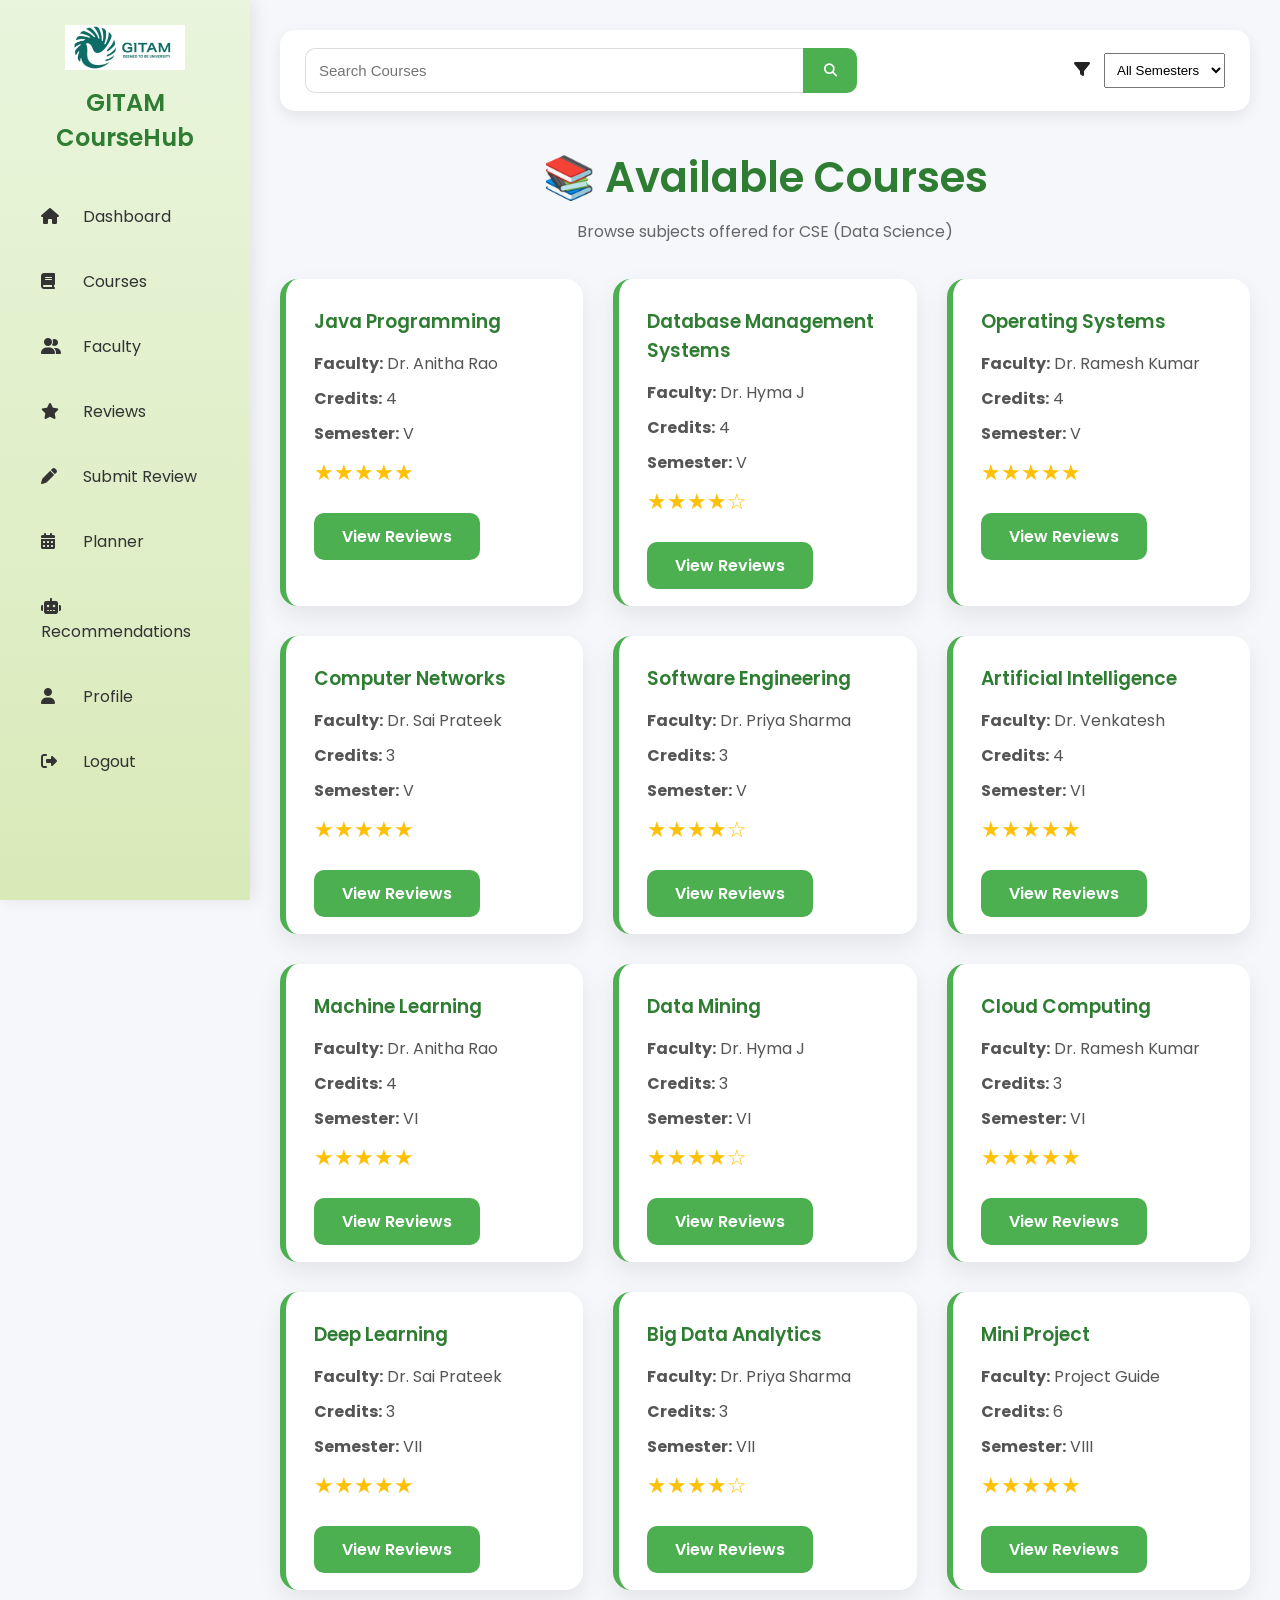
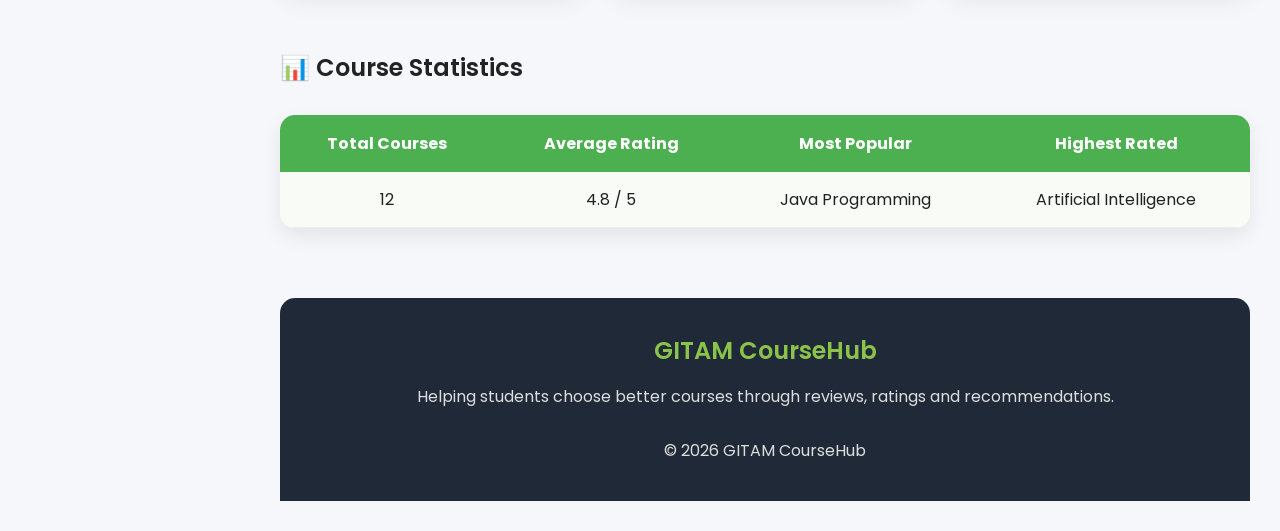
<file: pages/courses.html>
<!DOCTYPE html>
<html lang="en">

<head>

<meta charset="UTF-8">

<meta name="viewport" content="width=device-width, initial-scale=1.0">

<title>Courses | GITAM CourseHub</title>

<link rel="stylesheet" href="../css/style.css">

<link rel="preconnect" href="https://fonts.googleapis.com">

<link rel="preconnect" href="https://fonts.gstatic.com" crossorigin>

<link href="https://fonts.googleapis.com/css2?family=Poppins:wght@300;400;500;600;700&display=swap" rel="stylesheet">

<link rel="stylesheet"
href="https://cdnjs.cloudflare.com/ajax/libs/font-awesome/6.5.2/css/all.min.css">

</head>

<body>

<!-- SIDEBAR -->

<div class="sidebar">

<center>

<img src="../images/logo.png" width="140">

<h2>GITAM CourseHub</h2>

</center>

<a href="dashboard.html"><i class="fa-solid fa-house"></i> Dashboard</a>

<a href="courses.html"><i class="fa-solid fa-book"></i> Courses</a>

<a href="faculty.html"><i class="fa-solid fa-user-group"></i> Faculty</a>

<a href="reviews.html"><i class="fa-solid fa-star"></i> Reviews</a>

<a href="submit-review.html"><i class="fa-solid fa-pen"></i> Submit Review</a>

<a href="planner.html"><i class="fa-solid fa-calendar-days"></i> Planner</a>

<a href="recommendations.html"><i class="fa-solid fa-robot"></i> Recommendations</a>

<a href="profile.html"><i class="fa-solid fa-user"></i> Profile</a>

<a href="login.html"><i class="fa-solid fa-right-from-bracket"></i> Logout</a>

</div>

<!-- CONTENT -->

<div class="content">

<div class="navbar">

<div class="search">

<input
type="text"
placeholder="Search Courses">

<button>

<i class="fa-solid fa-magnifying-glass"></i>

</button>

</div>

<div>

<i class="fa-solid fa-filter"></i>

<select style="padding:8px;margin-left:10px;">

<option>All Semesters</option>

<option>Semester III</option>

<option>Semester IV</option>

<option>Semester V</option>

<option>Semester VI</option>

</select>

</div>

</div>

<h1 class="dashboard-title">

📚 Available Courses

</h1>

<p style="text-align:center;">

Browse subjects offered for CSE (Data Science)

</p>

<div class="course-container">

<div class="course-card">

<h3>Java Programming</h3>

<p><b>Faculty:</b> Dr. Anitha Rao</p>

<p><b>Credits:</b> 4</p>

<p><b>Semester:</b> V</p>

<div class="rating">★★★★★</div>

<br>

<a class="btn" href="reviews.html">View Reviews</a>

</div>

<div class="course-card">

<h3>Database Management Systems</h3>

<p><b>Faculty:</b> Dr. Hyma J</p>

<p><b>Credits:</b> 4</p>

<p><b>Semester:</b> V</p>

<div class="rating">★★★★☆</div>

<br>

<a class="btn" href="reviews.html">View Reviews</a>

</div>

<div class="course-card">

<h3>Operating Systems</h3>

<p><b>Faculty:</b> Dr. Ramesh Kumar</p>

<p><b>Credits:</b> 4</p>

<p><b>Semester:</b> V</p>

<div class="rating">★★★★★</div>

<br>

<a class="btn" href="reviews.html">View Reviews</a>

</div>

<div class="course-card">

<h3>Computer Networks</h3>

<p><b>Faculty:</b> Dr. Sai Prateek</p>

<p><b>Credits:</b> 3</p>

<p><b>Semester:</b> V</p>

<div class="rating">★★★★★</div>

<br>

<a class="btn" href="reviews.html">View Reviews</a>

</div>


<div class="course-card">

<h3>Software Engineering</h3>

<p><b>Faculty:</b> Dr. Priya Sharma</p>

<p><b>Credits:</b> 3</p>

<p><b>Semester:</b> V</p>

<div class="rating">★★★★☆</div>

<br>

<a class="btn" href="reviews.html">View Reviews</a>

</div>


<div class="course-card">

<h3>Artificial Intelligence</h3>

<p><b>Faculty:</b> Dr. Venkatesh</p>

<p><b>Credits:</b> 4</p>

<p><b>Semester:</b> VI</p>

<div class="rating">★★★★★</div>

<br>

<a class="btn" href="reviews.html">View Reviews</a>

</div>


<div class="course-card">

<h3>Machine Learning</h3>

<p><b>Faculty:</b> Dr. Anitha Rao</p>

<p><b>Credits:</b> 4</p>

<p><b>Semester:</b> VI</p>

<div class="rating">★★★★★</div>

<br>

<a class="btn" href="reviews.html">View Reviews</a>

</div>


<div class="course-card">

<h3>Data Mining</h3>

<p><b>Faculty:</b> Dr. Hyma J</p>

<p><b>Credits:</b> 3</p>

<p><b>Semester:</b> VI</p>

<div class="rating">★★★★☆</div>

<br>

<a class="btn" href="reviews.html">View Reviews</a>

</div>


<div class="course-card">

<h3>Cloud Computing</h3>

<p><b>Faculty:</b> Dr. Ramesh Kumar</p>

<p><b>Credits:</b> 3</p>

<p><b>Semester:</b> VI</p>

<div class="rating">★★★★★</div>

<br>

<a class="btn" href="reviews.html">View Reviews</a>

</div>


<div class="course-card">

<h3>Deep Learning</h3>

<p><b>Faculty:</b> Dr. Sai Prateek</p>

<p><b>Credits:</b> 3</p>

<p><b>Semester:</b> VII</p>

<div class="rating">★★★★★</div>

<br>

<a class="btn" href="reviews.html">View Reviews</a>

</div>


<div class="course-card">

<h3>Big Data Analytics</h3>

<p><b>Faculty:</b> Dr. Priya Sharma</p>

<p><b>Credits:</b> 3</p>

<p><b>Semester:</b> VII</p>

<div class="rating">★★★★☆</div>

<br>

<a class="btn" href="reviews.html">View Reviews</a>

</div>


<div class="course-card">

<h3>Mini Project</h3>

<p><b>Faculty:</b> Project Guide</p>

<p><b>Credits:</b> 6</p>

<p><b>Semester:</b> VIII</p>

<div class="rating">★★★★★</div>

<br>

<a class="btn" href="reviews.html">View Reviews</a>

</div>

</div>

<!-- ==========================================
COURSE SUMMARY
========================================== -->

<h2 style="margin-top:60px;">

📊 Course Statistics

</h2>

<table>

<tr>

<th>Total Courses</th>

<th>Average Rating</th>

<th>Most Popular</th>

<th>Highest Rated</th>

</tr>

<tr>

<td>12</td>

<td>4.8 / 5</td>

<td>Java Programming</td>

<td>Artificial Intelligence</td>

</tr>

</table>

<div class="footer">

<h2>

GITAM CourseHub

</h2>

<p>

Helping students choose better courses through reviews, ratings and recommendations.

</p>

<br>

<p>

© 2026 GITAM CourseHub

</p>

</div>

</div>

<script src="../js/script.js"></script>

</body>

</html>
</file>
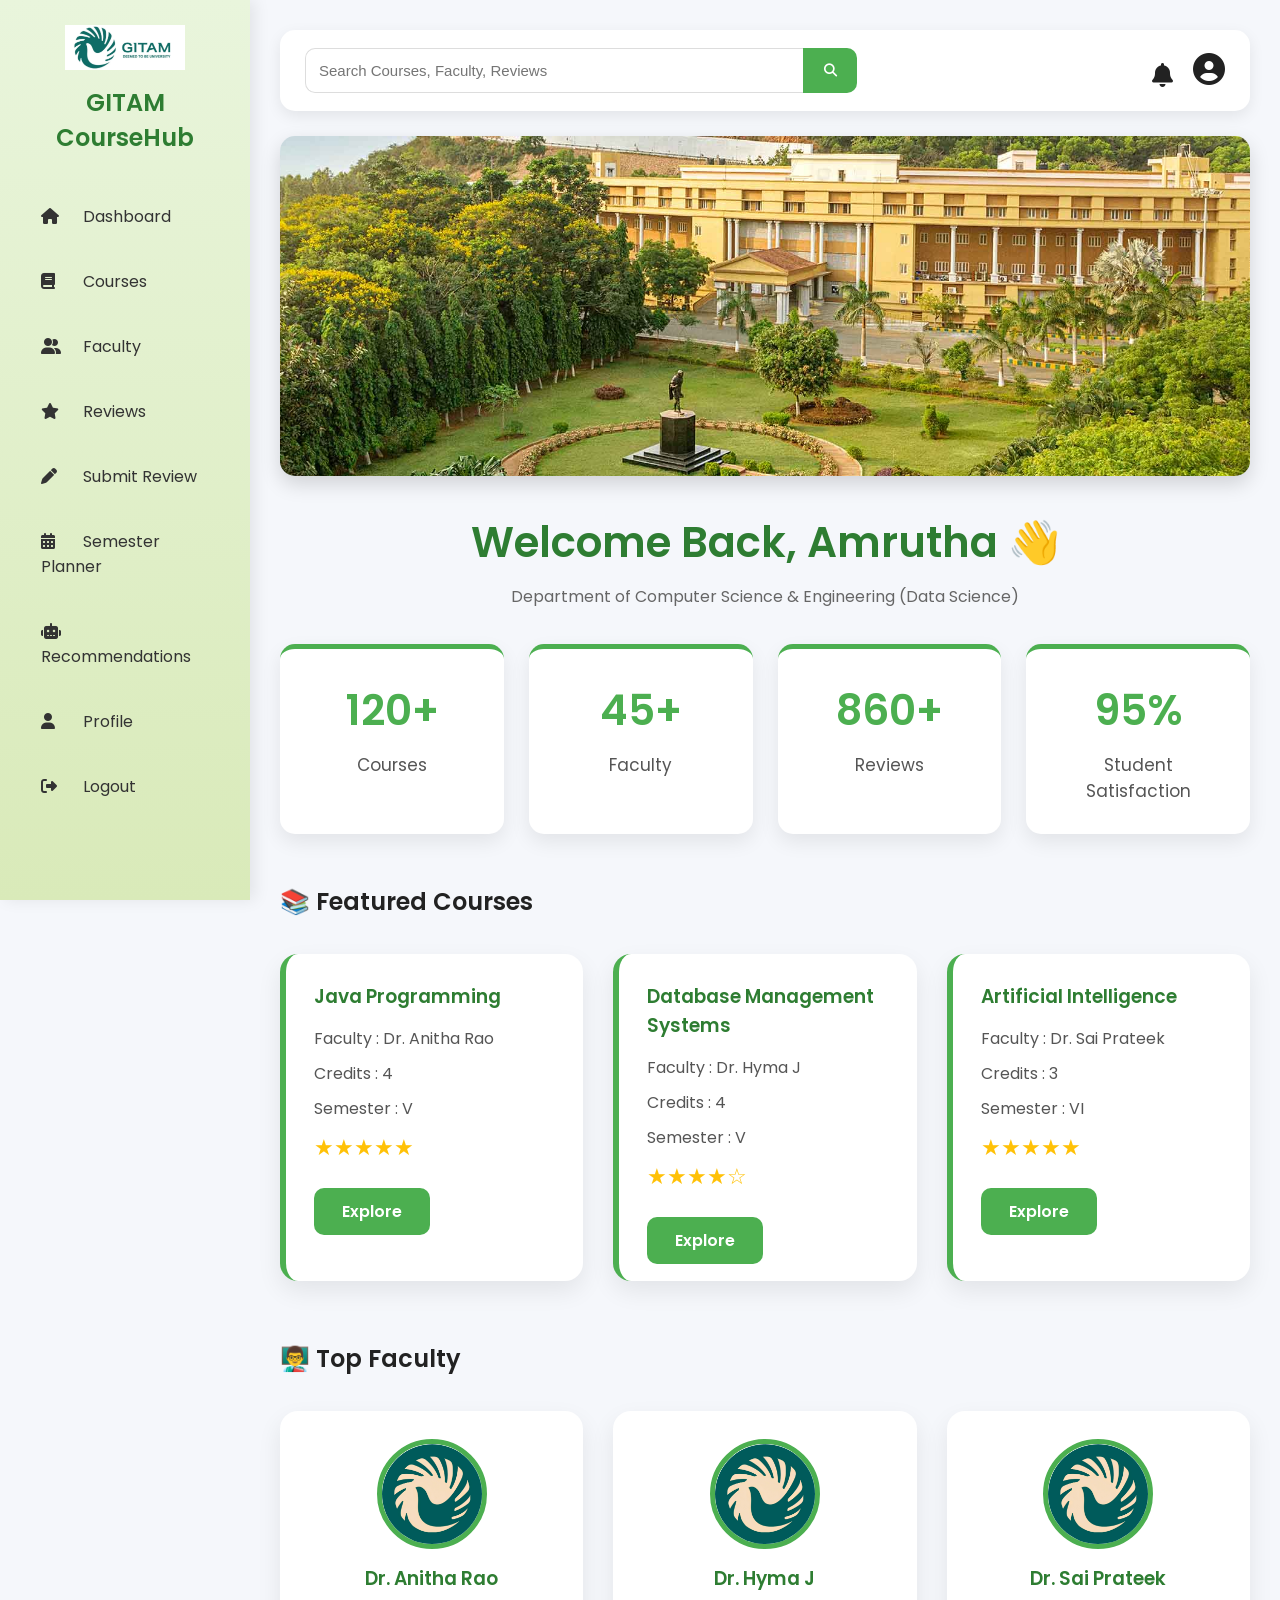
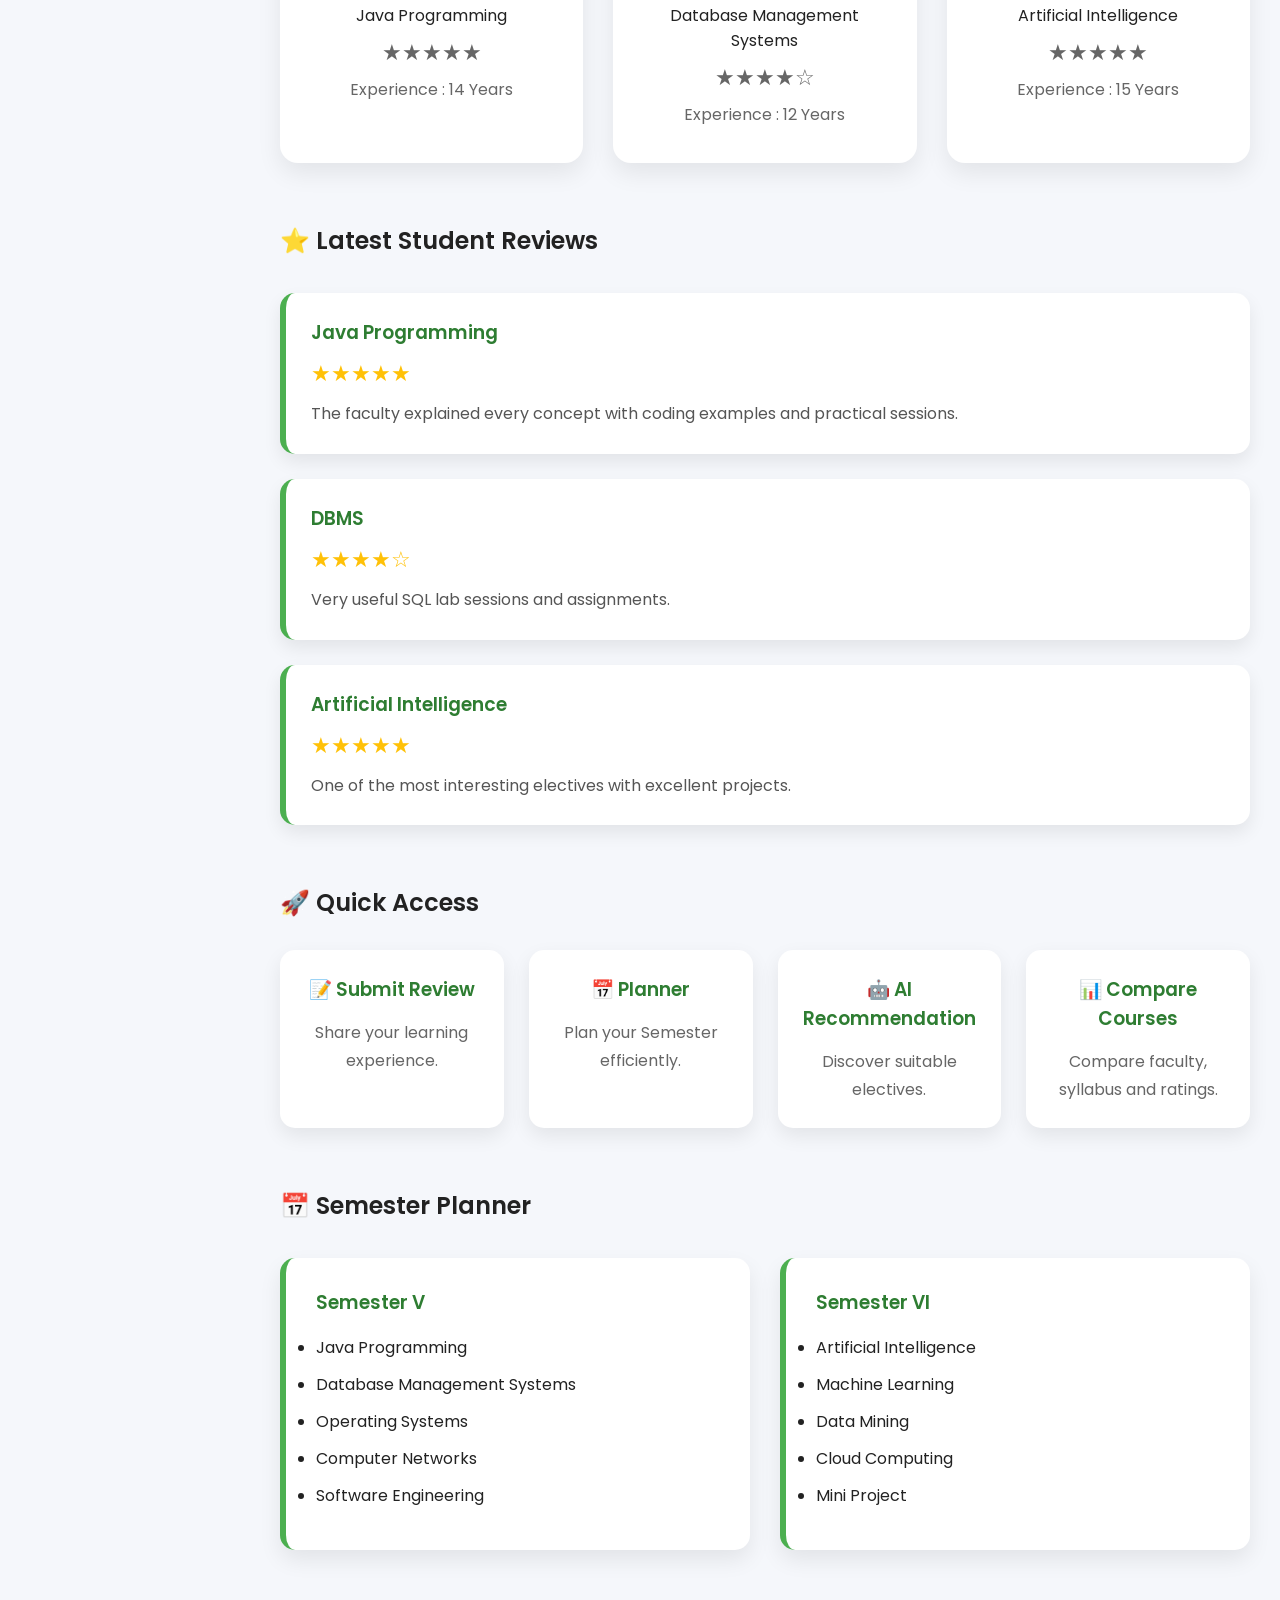
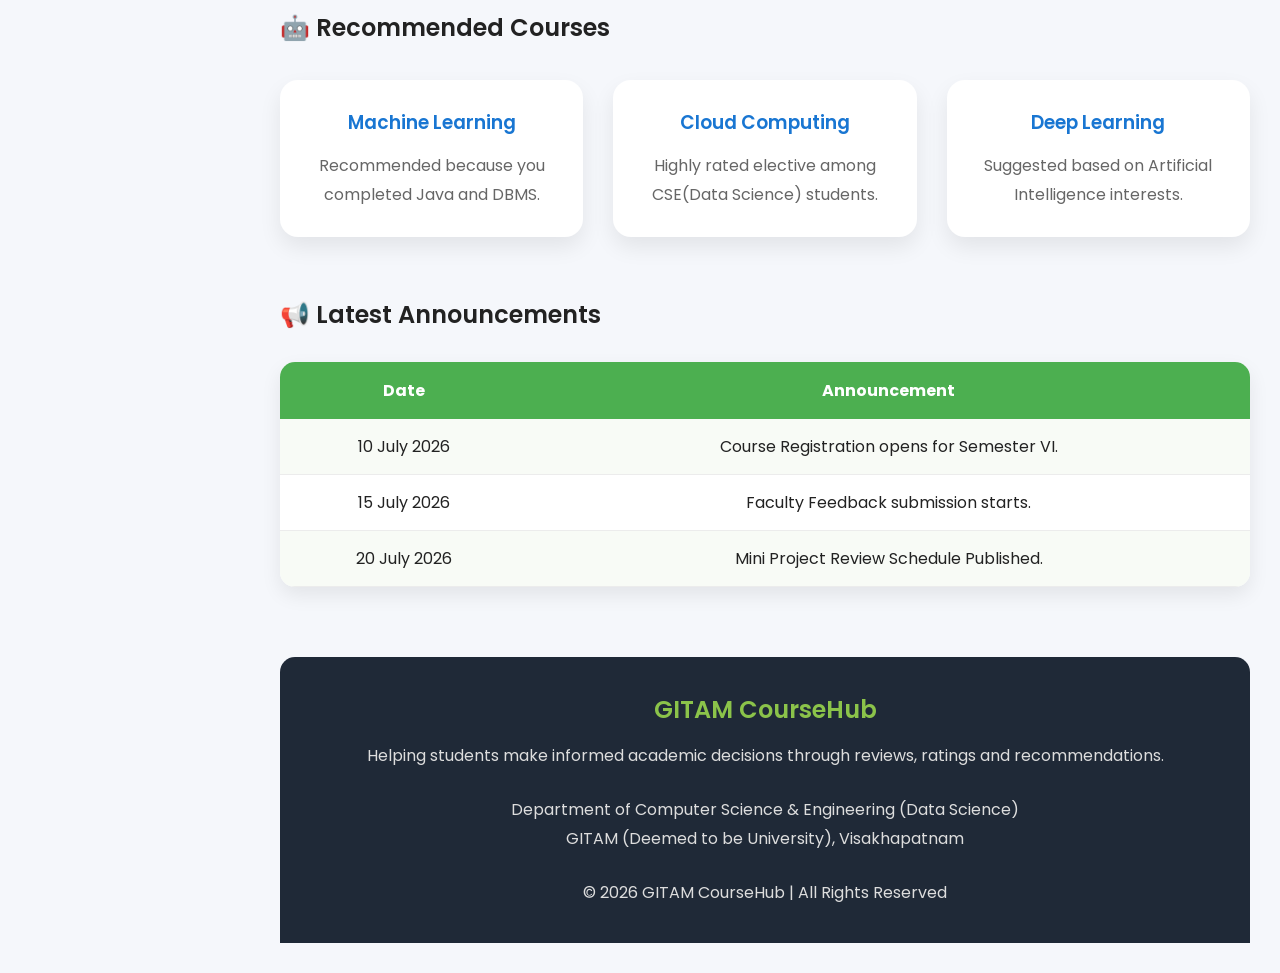
<file: pages/dashboard.html>
<!DOCTYPE html>
<html lang="en">

<head>

<meta charset="UTF-8">

<meta name="viewport" content="width=device-width, initial-scale=1.0">

<title>Dashboard | GITAM CourseHub</title>

<link rel="stylesheet" href="../css/style.css">

<link rel="preconnect" href="https://fonts.googleapis.com">

<link rel="preconnect" href="https://fonts.gstatic.com" crossorigin>

<link href="https://fonts.googleapis.com/css2?family=Poppins:wght@300;400;500;600;700&display=swap" rel="stylesheet">

<link rel="stylesheet"
href="https://cdnjs.cloudflare.com/ajax/libs/font-awesome/6.5.2/css/all.min.css">

</head>

<body>

<!-- SIDEBAR -->

<div class="sidebar">

<center>

<img src="../images/logo.png" width="140">

<h2>GITAM CourseHub</h2>

</center>

<a href="dashboard.html">

<i class="fa-solid fa-house"></i>

Dashboard

</a>

<a href="courses.html">

<i class="fa-solid fa-book"></i>

Courses

</a>

<a href="faculty.html">

<i class="fa-solid fa-user-group"></i>

Faculty

</a>

<a href="reviews.html">

<i class="fa-solid fa-star"></i>

Reviews

</a>

<a href="submit-review.html">

<i class="fa-solid fa-pen"></i>

Submit Review

</a>

<a href="planner.html">

<i class="fa-solid fa-calendar-days"></i>

Semester Planner

</a>

<a href="recommendations.html">

<i class="fa-solid fa-robot"></i>

Recommendations

</a>

<a href="profile.html">

<i class="fa-solid fa-user"></i>

Profile

</a>

<a href="login.html">

<i class="fa-solid fa-right-from-bracket"></i>

Logout

</a>

</div>

<!-- CONTENT -->

<div class="content">

<div class="navbar">

<div class="search">

<input
type="text"
placeholder="Search Courses, Faculty, Reviews">

<button>

<i class="fa-solid fa-magnifying-glass"></i>

</button>

</div>

<div>

<i class="fa-solid fa-bell fa-xl"></i>

&nbsp;&nbsp;&nbsp;

<i class="fa-solid fa-user-circle fa-2x"></i>

</div>

</div>

<!-- CAMPUS IMAGE -->

<div class="banner">

<img src="../images/Campus-visakhapatnam.jpg">

</div>

<h1 class="dashboard-title">

Welcome Back, Amrutha 👋

</h1>

<p style="text-align:center;">

Department of Computer Science & Engineering (Data Science)

</p>

<!-- DASHBOARD CARDS -->

<div class="stats">

<div class="stat-card">

<h2>

120+

</h2>

<p>

Courses

</p>

</div>

<div class="stat-card">

<h2>

45+

</h2>

<p>

Faculty

</p>

</div>

<div class="stat-card">

<h2>

860+

</h2>

<p>

Reviews

</p>

</div>

<div class="stat-card">

<h2>

95%

</h2>

<p>

Student Satisfaction

</p>

</div>

</div>
<!-- =====================================
FEATURED COURSES
====================================== -->

<h2 style="margin-top:50px;">📚 Featured Courses</h2>

<div class="course-container">

<div class="course-card">

<h3>Java Programming</h3>

<p>Faculty : Dr. Anitha Rao</p>

<p>Credits : 4</p>

<p>Semester : V</p>

<div class="rating">★★★★★</div>

<br>

<a class="btn" href="courses.html">Explore</a>

</div>

<div class="course-card">

<h3>Database Management Systems</h3>

<p>Faculty : Dr. Hyma J</p>

<p>Credits : 4</p>

<p>Semester : V</p>

<div class="rating">★★★★☆</div>

<br>

<a class="btn" href="courses.html">Explore</a>

</div>

<div class="course-card">

<h3>Artificial Intelligence</h3>

<p>Faculty : Dr. Sai Prateek</p>

<p>Credits : 3</p>

<p>Semester : VI</p>

<div class="rating">★★★★★</div>

<br>

<a class="btn" href="courses.html">Explore</a>

</div>

</div>


<!-- =====================================
TOP FACULTY
====================================== -->

<h2 style="margin-top:60px;">👨‍🏫 Top Faculty</h2>

<div class="faculty-container">

<div class="faculty-card">

<img src="../images/faculty.png">

<h3>Dr. Anitha Rao</h3>

<span>Java Programming</span>

<p class="rating">★★★★★</p>

<p>Experience : 14 Years</p>

</div>

<div class="faculty-card">

<img src="../images/faculty.png">

<h3>Dr. Hyma J</h3>

<span>Database Management Systems</span>

<p class="rating">★★★★☆</p>

<p>Experience : 12 Years</p>

</div>

<div class="faculty-card">

<img src="../images/faculty.png">

<h3>Dr. Sai Prateek</h3>

<span>Artificial Intelligence</span>

<p class="rating">★★★★★</p>

<p>Experience : 15 Years</p>

</div>

</div>



<!-- =====================================
RECENT REVIEWS
====================================== -->

<h2 style="margin-top:60px;">⭐ Latest Student Reviews</h2>

<div class="review-container">

<div class="review-card">

<h3>Java Programming</h3>

<div class="rating">★★★★★</div>

<p>

The faculty explained every concept with coding examples and practical sessions.

</p>

</div>

<div class="review-card">

<h3>DBMS</h3>

<div class="rating">★★★★☆</div>

<p>

Very useful SQL lab sessions and assignments.

</p>

</div>

<div class="review-card">

<h3>Artificial Intelligence</h3>

<div class="rating">★★★★★</div>

<p>

One of the most interesting electives with excellent projects.

</p>

</div>

</div>



<!-- =====================================
QUICK ACCESS
====================================== -->

<h2 style="margin-top:60px;">

🚀 Quick Access

</h2>

<div class="cards">

<div class="card">

<h3>📝 Submit Review</h3>

<p>

Share your learning experience.

</p>

</div>

<div class="card">

<h3>📅 Planner</h3>

<p>

Plan your Semester efficiently.

</p>

</div>

<div class="card">

<h3>🤖 AI Recommendation</h3>

<p>

Discover suitable electives.

</p>

</div>

<div class="card">

<h3>📊 Compare Courses</h3>

<p>

Compare faculty, syllabus and ratings.

</p>

</div>

</div>
<!-- =====================================
SEMESTER PLANNER
====================================== -->

<h2 style="margin-top:60px;">

📅 Semester Planner

</h2>

<div class="planner-container">

<div class="planner-card">

<h3>Semester V</h3>

<ul>

<li>Java Programming</li>

<li>Database Management Systems</li>

<li>Operating Systems</li>

<li>Computer Networks</li>

<li>Software Engineering</li>

</ul>

</div>

<div class="planner-card">

<h3>Semester VI</h3>

<ul>

<li>Artificial Intelligence</li>

<li>Machine Learning</li>

<li>Data Mining</li>

<li>Cloud Computing</li>

<li>Mini Project</li>

</ul>

</div>

</div>


<!-- =====================================
AI RECOMMENDATIONS
====================================== -->

<h2 style="margin-top:60px;">

🤖 Recommended Courses

</h2>

<div class="recommend-container">

<div class="recommend-card">

<h3>Machine Learning</h3>

<p>

Recommended because you completed Java and DBMS.

</p>

</div>

<div class="recommend-card">

<h3>Cloud Computing</h3>

<p>

Highly rated elective among CSE(Data Science) students.

</p>

</div>

<div class="recommend-card">

<h3>Deep Learning</h3>

<p>

Suggested based on Artificial Intelligence interests.

</p>

</div>

</div>



<!-- =====================================
ANNOUNCEMENTS
====================================== -->

<h2 style="margin-top:60px;">

📢 Latest Announcements

</h2>

<table>

<tr>

<th>Date</th>

<th>Announcement</th>

</tr>

<tr>

<td>10 July 2026</td>

<td>Course Registration opens for Semester VI.</td>

</tr>

<tr>

<td>15 July 2026</td>

<td>Faculty Feedback submission starts.</td>

</tr>

<tr>

<td>20 July 2026</td>

<td>Mini Project Review Schedule Published.</td>

</tr>

</table>



<!-- =====================================
FOOTER
====================================== -->

<div class="footer">

<h2>

GITAM CourseHub

</h2>

<p>

Helping students make informed academic decisions through reviews, ratings and recommendations.

</p>

<br>

<p>

Department of Computer Science & Engineering (Data Science)

</p>

<p>

GITAM (Deemed to be University), Visakhapatnam

</p>

<br>

<p>

© 2026 GITAM CourseHub | All Rights Reserved

</p>

</div>

</div>

<script src="../js/script.js"></script>

</body>

</html>
</file>
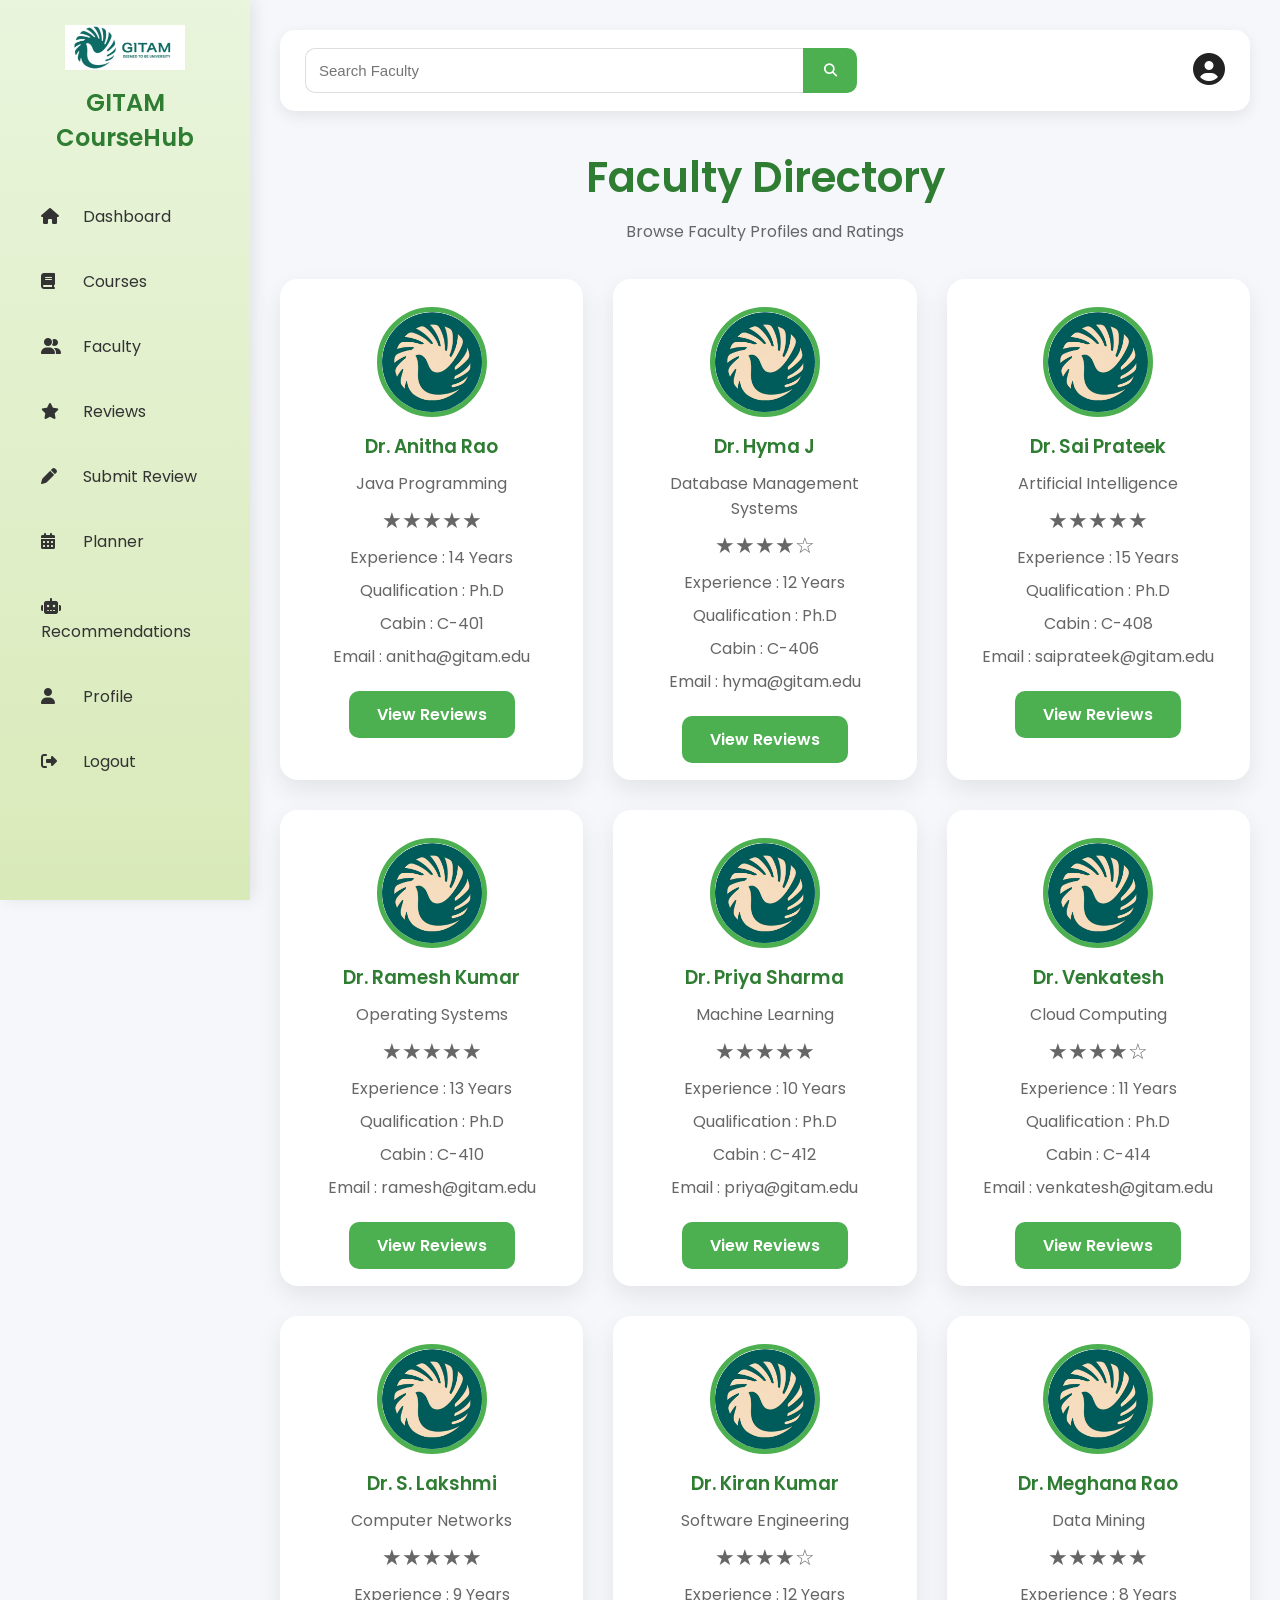
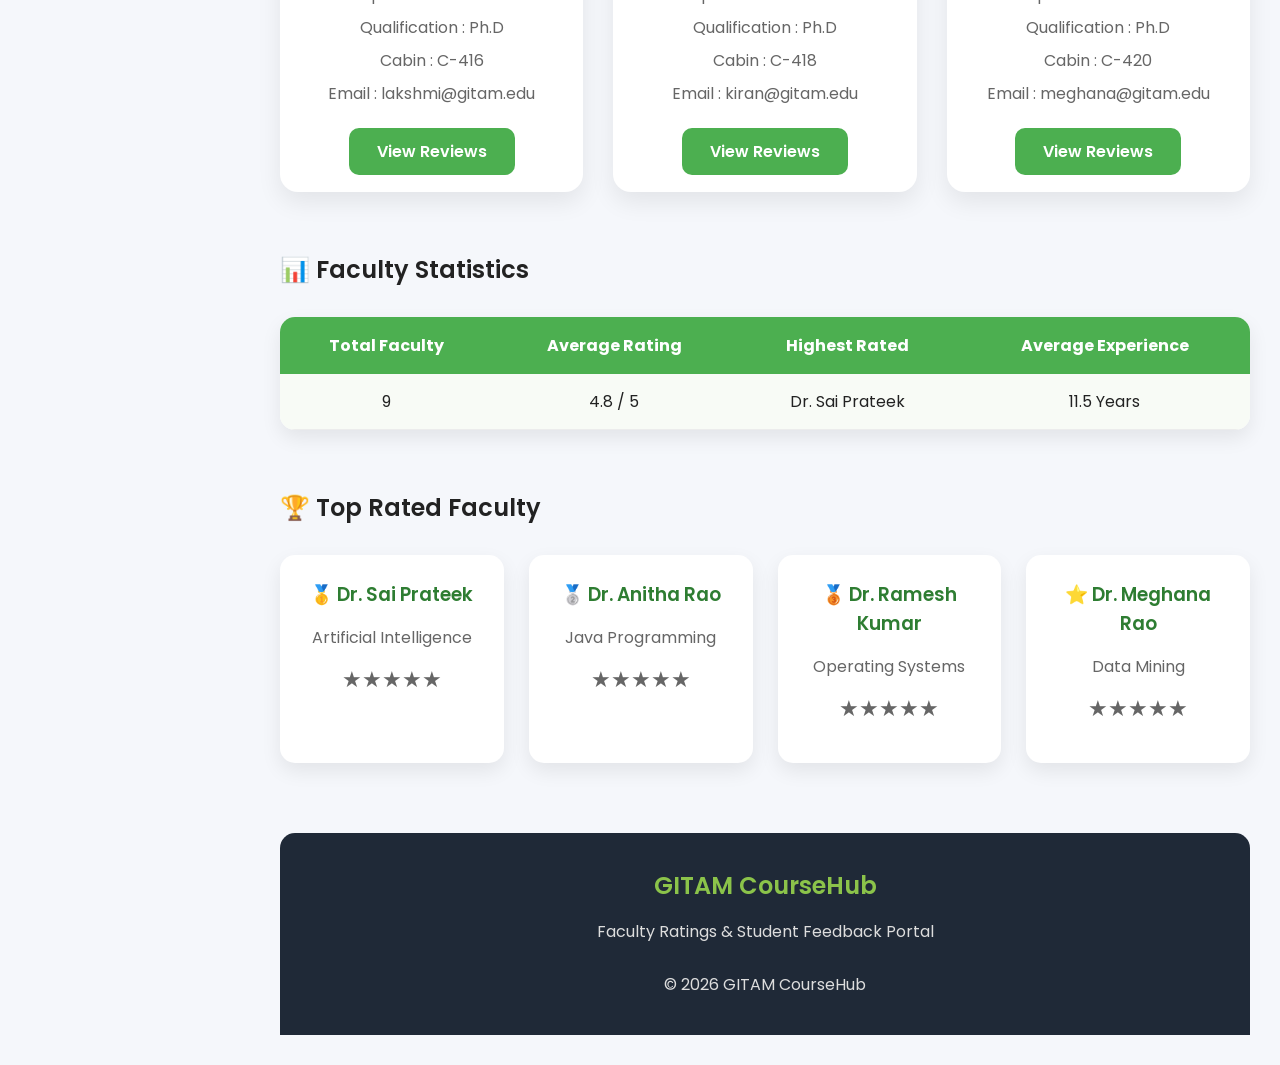
<file: pages/faculty.html>
<!DOCTYPE html>

<html lang="en">

<head>

<meta charset="UTF-8">

<meta name="viewport"
content="width=device-width, initial-scale=1.0">

<title>Faculty | GITAM CourseHub</title>

<link rel="stylesheet"
href="../css/style.css">

<link rel="preconnect"
href="https://fonts.googleapis.com">

<link rel="preconnect"
href="https://fonts.gstatic.com"
crossorigin>

<link href="https://fonts.googleapis.com/css2?family=Poppins:wght@300;400;500;600;700&display=swap"
rel="stylesheet">

<link rel="stylesheet"
href="https://cdnjs.cloudflare.com/ajax/libs/font-awesome/6.5.2/css/all.min.css">

</head>

<body>

<div class="sidebar">

<center>

<img src="../images/logo.png" width="140">

<h2>

GITAM CourseHub

</h2>

</center>

<a href="dashboard.html"><i class="fa-solid fa-house"></i> Dashboard</a>

<a href="courses.html"><i class="fa-solid fa-book"></i> Courses</a>

<a href="faculty.html"><i class="fa-solid fa-user-group"></i> Faculty</a>

<a href="reviews.html"><i class="fa-solid fa-star"></i> Reviews</a>

<a href="submit-review.html"><i class="fa-solid fa-pen"></i> Submit Review</a>

<a href="planner.html"><i class="fa-solid fa-calendar-days"></i> Planner</a>

<a href="recommendations.html"><i class="fa-solid fa-robot"></i> Recommendations</a>

<a href="profile.html"><i class="fa-solid fa-user"></i> Profile</a>

<a href="login.html"><i class="fa-solid fa-right-from-bracket"></i> Logout</a>

</div>

<div class="content">

<div class="navbar">

<div class="search">

<input
type="text"
placeholder="Search Faculty">

<button>

<i class="fa-solid fa-magnifying-glass"></i>

</button>

</div>

<div>

<i class="fa-solid fa-user-circle fa-2x"></i>

</div>

</div>

<h1 class="dashboard-title">

Faculty Directory

</h1>

<p style="text-align:center;">

Browse Faculty Profiles and Ratings

</p>

<div class="faculty-container">

<div class="faculty-card">

<img src="../images/faculty.png">

<h3>

Dr. Anitha Rao

</h3>

<p>

Java Programming

</p>

<p class="rating">

★★★★★

</p>

<p>

Experience : 14 Years

</p>

<p>

Qualification : Ph.D

</p>

<p>

Cabin : C-401

</p>

<p>

Email :

anitha@gitam.edu

</p>

<br>

<a class="btn"
href="reviews.html">

View Reviews

</a>

</div>

<div class="faculty-card">

<img src="../images/faculty.png">

<h3>

Dr. Hyma J

</h3>

<p>

Database Management Systems

</p>

<p class="rating">

★★★★☆

</p>

<p>

Experience : 12 Years

</p>

<p>

Qualification : Ph.D

</p>

<p>

Cabin : C-406

</p>

<p>

Email :

hyma@gitam.edu

</p>

<br>

<a class="btn"
href="reviews.html">

View Reviews

</a>

</div>

<div class="faculty-card">

<img src="../images/faculty.png">

<h3>

Dr. Sai Prateek

</h3>

<p>

Artificial Intelligence

</p>

<p class="rating">

★★★★★

</p>

<p>

Experience : 15 Years

</p>

<p>

Qualification : Ph.D

</p>

<p>

Cabin : C-408

</p>

<p>

Email :

saiprateek@gitam.edu

</p>

<br>

<a class="btn"
href="reviews.html">

View Reviews

</a>

</div>

<div class="faculty-card">

<img src="../images/faculty.png">

<h3>

Dr. Ramesh Kumar

</h3>

<p>

Operating Systems

</p>

<p class="rating">

★★★★★

</p>

<p>

Experience : 13 Years

</p>

<p>

Qualification : Ph.D

</p>

<p>

Cabin : C-410

</p>

<p>

Email :

ramesh@gitam.edu

</p>

<br>

<a class="btn"

href="reviews.html">

View Reviews

</a>

</div>



<div class="faculty-card">

<img src="../images/faculty.png">

<h3>

Dr. Priya Sharma

</h3>

<p>

Machine Learning

</p>

<p class="rating">

★★★★★

</p>

<p>

Experience : 10 Years

</p>

<p>

Qualification : Ph.D

</p>

<p>

Cabin : C-412

</p>

<p>

Email :

priya@gitam.edu

</p>

<br>

<a class="btn"

href="reviews.html">

View Reviews

</a>

</div>



<div class="faculty-card">

<img src="../images/faculty.png">

<h3>

Dr. Venkatesh

</h3>

<p>

Cloud Computing

</p>

<p class="rating">

★★★★☆

</p>

<p>

Experience : 11 Years

</p>

<p>

Qualification : Ph.D

</p>

<p>

Cabin : C-414

</p>

<p>

Email :

venkatesh@gitam.edu

</p>

<br>

<a class="btn"

href="reviews.html">

View Reviews

</a>

</div>



<div class="faculty-card">

<img src="../images/faculty.png">

<h3>

Dr. S. Lakshmi

</h3>

<p>

Computer Networks

</p>

<p class="rating">

★★★★★

</p>

<p>

Experience : 9 Years

</p>

<p>

Qualification : Ph.D

</p>

<p>

Cabin : C-416

</p>

<p>

Email :

lakshmi@gitam.edu

</p>

<br>

<a class="btn"

href="reviews.html">

View Reviews

</a>

</div>



<div class="faculty-card">

<img src="../images/faculty.png">

<h3>

Dr. Kiran Kumar

</h3>

<p>

Software Engineering

</p>

<p class="rating">

★★★★☆

</p>

<p>

Experience : 12 Years

</p>

<p>

Qualification : Ph.D

</p>

<p>

Cabin : C-418

</p>

<p>

Email :

kiran@gitam.edu

</p>

<br>

<a class="btn"

href="reviews.html">

View Reviews

</a>

</div>



<div class="faculty-card">

<img src="../images/faculty.png">

<h3>

Dr. Meghana Rao

</h3>

<p>

Data Mining

</p>

<p class="rating">

★★★★★

</p>

<p>

Experience : 8 Years

</p>

<p>

Qualification : Ph.D

</p>

<p>

Cabin : C-420

</p>

<p>

Email :

meghana@gitam.edu

</p>

<br>

<a class="btn"

href="reviews.html">

View Reviews

</a>

</div>

</div>

<!-- ===============================
FACULTY STATISTICS
================================ -->

<h2 style="margin-top:60px;">

📊 Faculty Statistics

</h2>

<table>

<tr>

<th>Total Faculty</th>

<th>Average Rating</th>

<th>Highest Rated</th>

<th>Average Experience</th>

</tr>

<tr>

<td>9</td>

<td>4.8 / 5</td>

<td>Dr. Sai Prateek</td>

<td>11.5 Years</td>

</tr>

</table>



<!-- ===============================
TOP PERFORMERS
================================ -->

<h2 style="margin-top:60px;">

🏆 Top Rated Faculty

</h2>

<div class="cards">

<div class="card">

<h3>

🥇 Dr. Sai Prateek

</h3>

<p>

Artificial Intelligence

</p>

<p class="rating">

★★★★★

</p>

</div>

<div class="card">

<h3>

🥈 Dr. Anitha Rao

</h3>

<p>

Java Programming

</p>

<p class="rating">

★★★★★

</p>

</div>

<div class="card">

<h3>

🥉 Dr. Ramesh Kumar

</h3>

<p>

Operating Systems

</p>

<p class="rating">

★★★★★

</p>

</div>

<div class="card">

<h3>

⭐ Dr. Meghana Rao

</h3>

<p>

Data Mining

</p>

<p class="rating">

★★★★★

</p>

</div>

</div>

<div class="footer">

<h2>

GITAM CourseHub

</h2>

<p>

Faculty Ratings & Student Feedback Portal

</p>

<br>

<p>

© 2026 GITAM CourseHub

</p>

</div>

</div>

<script src="../js/script.js"></script>

</body>

</html>
</file>
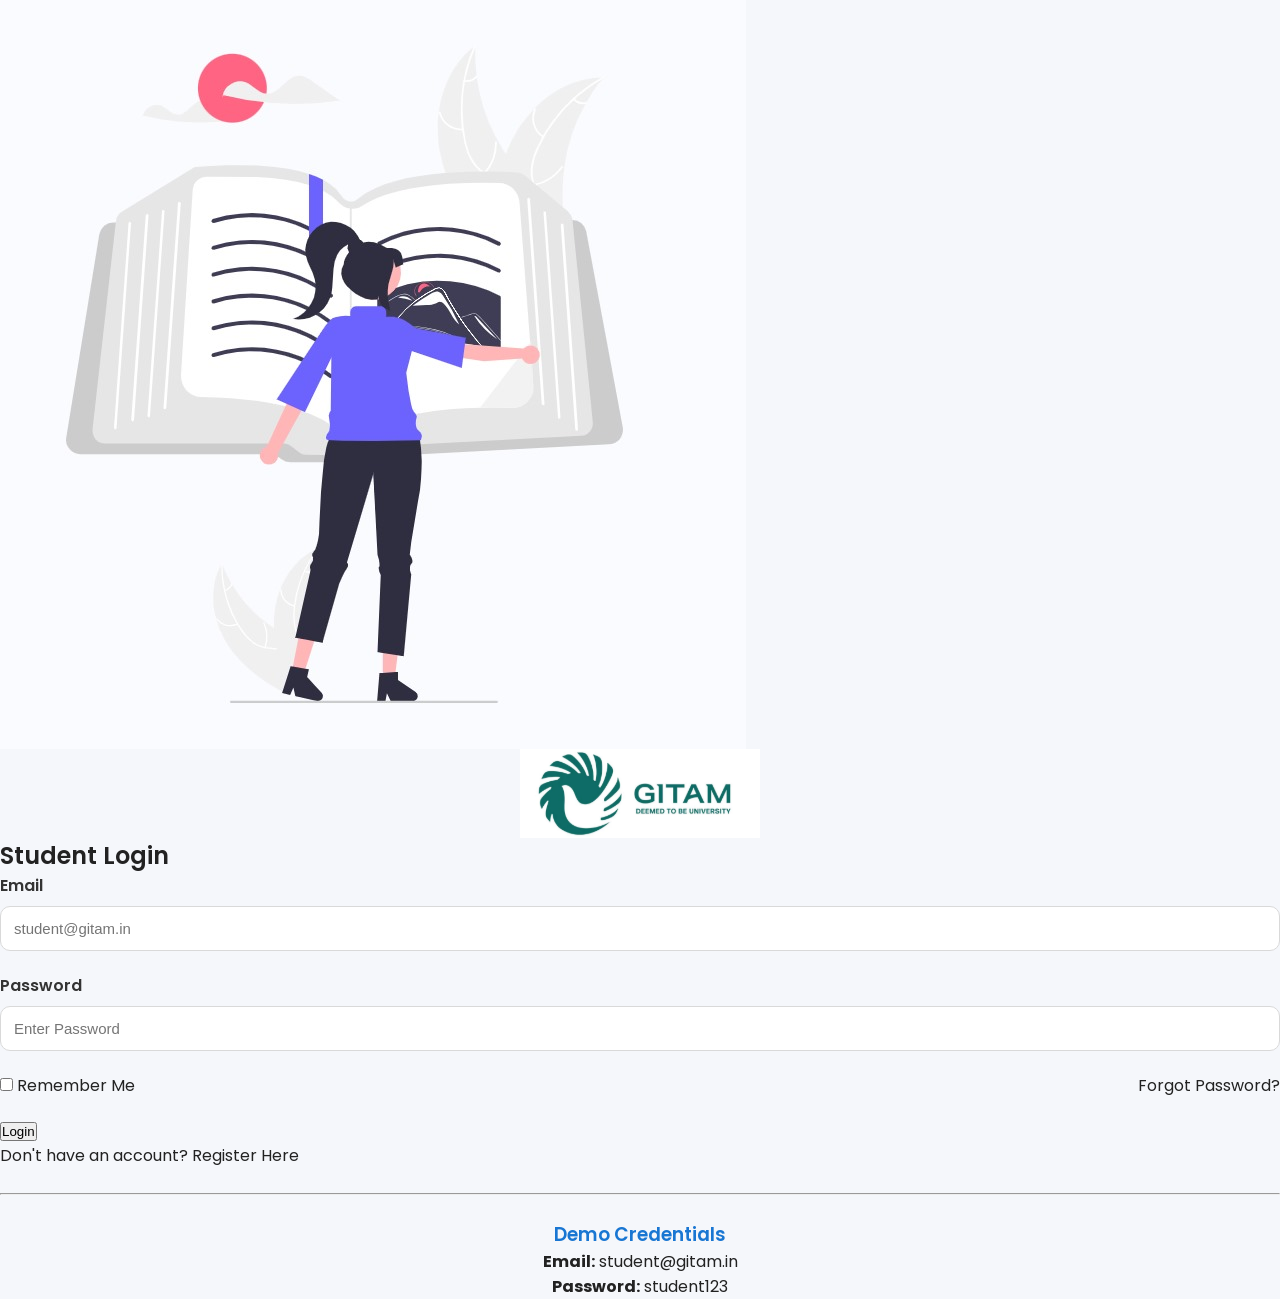
<file: pages/login.html>
<!DOCTYPE html>
<html lang="en">

<head>

<meta charset="UTF-8">

<meta name="viewport"
content="width=device-width, initial-scale=1.0">

<title>Login | GITAM CourseHub</title>

<link rel="stylesheet"
href="../css/style.css">

<link rel="preconnect"
href="https://fonts.googleapis.com">

<link rel="preconnect"
href="https://fonts.gstatic.com"
crossorigin>

<link href="https://fonts.googleapis.com/css2?family=Poppins:wght@300;400;500;600;700&display=swap"
rel="stylesheet">

</head>

<body>

<div class="auth-container">

<!-- LEFT -->

<div class="left-panel">

<img src="../images/login.jpg"
alt="Login">

</div>

<!-- RIGHT -->

<div class="right-panel">

<div class="form-box">

<center>

<img src="../images/logo.png"
class="logo">

</center>

<h2>

Student Login

</h2>

<form>

<div class="form-group">

<label>

Email

</label>

<input
type="email"
placeholder="student@gitam.in"
required>

</div>

<div class="form-group">

<label>

Password

</label>

<input
type="password"
placeholder="Enter Password"
required>

</div>

<div style="display:flex;
justify-content:space-between;
margin-bottom:20px;">

<label>

<input type="checkbox">

Remember Me

</label>

<a href="#">

Forgot Password?

</a>

</div>
<button type="submit">

Login

</button>

<div class="form-footer">

<p>

Don't have an account?

<a href="register.html">

Register Here

</a>

</p>

</div>

<hr style="margin:25px 0;">

<center>

<h3 style="color:#1976D2;">

Demo Credentials

</h3>

<p>

<b>Email:</b> student@gitam.in

</p>

<p>

<b>Password:</b> student123

</p>

</center>

</form>

</div>

</div>

</div>

</body>

</html>
</file>
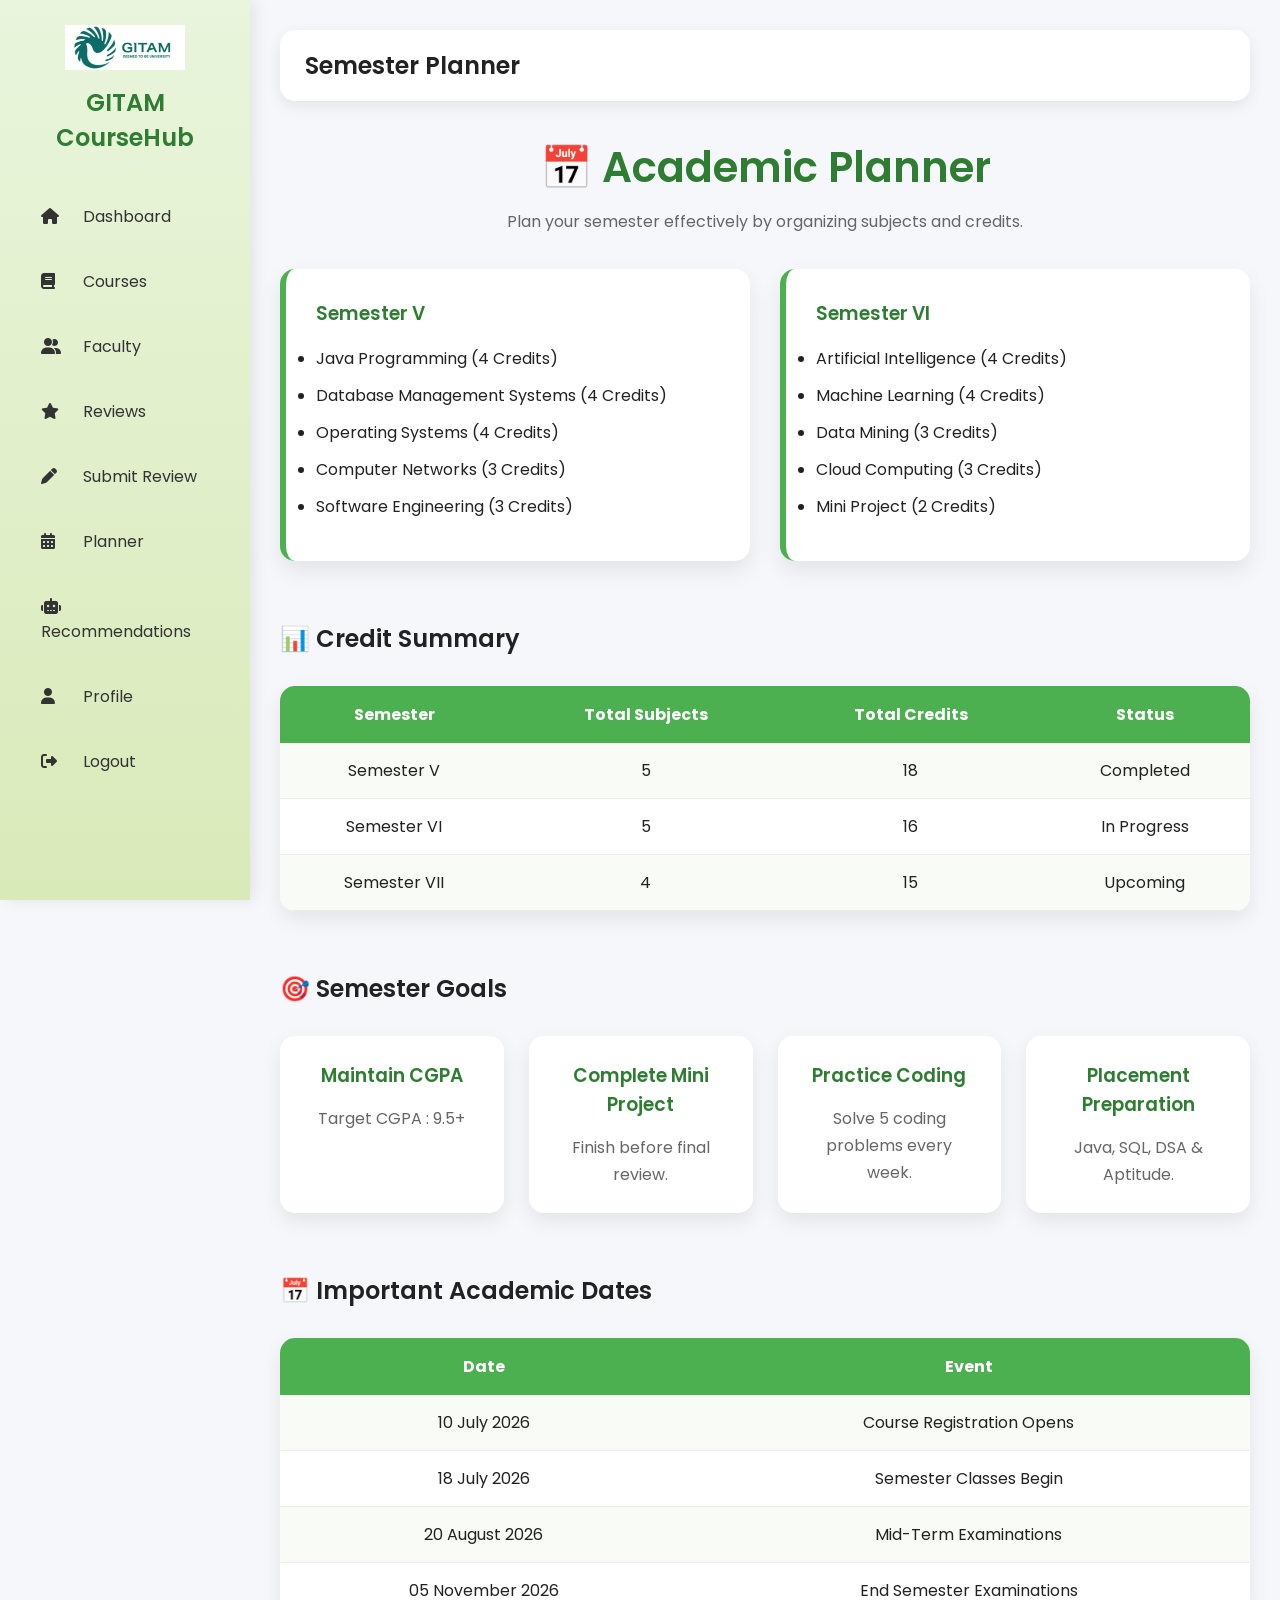
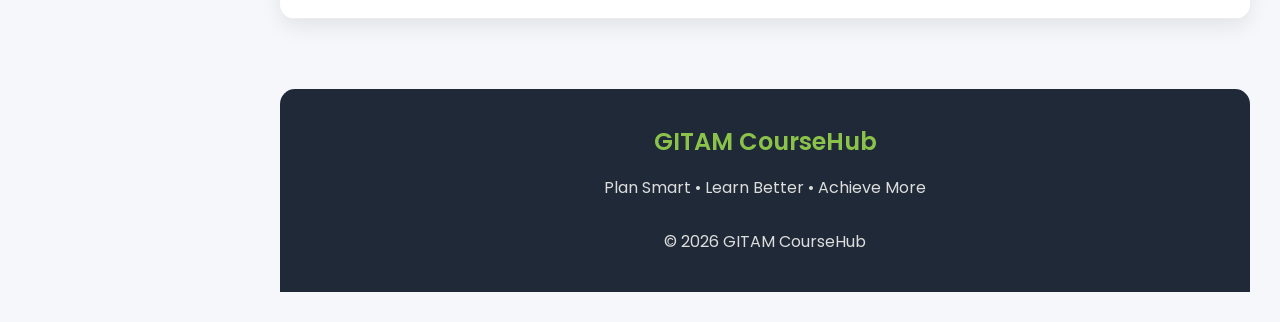
<file: pages/planner.html>
<!DOCTYPE html>

<html lang="en">

<head>

<meta charset="UTF-8">

<meta name="viewport" content="width=device-width, initial-scale=1.0">

<title>Semester Planner | GITAM CourseHub</title>

<link rel="stylesheet" href="../css/style.css">

<link rel="preconnect" href="https://fonts.googleapis.com">

<link rel="preconnect" href="https://fonts.gstatic.com" crossorigin>

<link href="https://fonts.googleapis.com/css2?family=Poppins:wght@300;400;500;600;700&display=swap" rel="stylesheet">

<link rel="stylesheet"
href="https://cdnjs.cloudflare.com/ajax/libs/font-awesome/6.5.2/css/all.min.css">

</head>

<body>

<div class="sidebar">

<center>

<img src="../images/logo.png" width="140">

<h2>GITAM CourseHub</h2>

</center>

<a href="dashboard.html"><i class="fa-solid fa-house"></i> Dashboard</a>

<a href="courses.html"><i class="fa-solid fa-book"></i> Courses</a>

<a href="faculty.html"><i class="fa-solid fa-user-group"></i> Faculty</a>

<a href="reviews.html"><i class="fa-solid fa-star"></i> Reviews</a>

<a href="submit-review.html"><i class="fa-solid fa-pen"></i> Submit Review</a>

<a href="planner.html"><i class="fa-solid fa-calendar-days"></i> Planner</a>

<a href="recommendations.html"><i class="fa-solid fa-robot"></i> Recommendations</a>

<a href="profile.html"><i class="fa-solid fa-user"></i> Profile</a>

<a href="login.html"><i class="fa-solid fa-right-from-bracket"></i> Logout</a>

</div>

<div class="content">

<div class="navbar">

<h2>Semester Planner</h2>

</div>

<h1 class="dashboard-title">

📅 Academic Planner

</h1>

<p style="text-align:center;">

Plan your semester effectively by organizing subjects and credits.

</p>

<div class="planner-container">

<div class="planner-card">

<h3>Semester V</h3>

<ul>

<li>Java Programming (4 Credits)</li>

<li>Database Management Systems (4 Credits)</li>

<li>Operating Systems (4 Credits)</li>

<li>Computer Networks (3 Credits)</li>

<li>Software Engineering (3 Credits)</li>

</ul>

</div>

<div class="planner-card">

<h3>Semester VI</h3>

<ul>

<li>Artificial Intelligence (4 Credits)</li>

<li>Machine Learning (4 Credits)</li>

<li>Data Mining (3 Credits)</li>

<li>Cloud Computing (3 Credits)</li>

<li>Mini Project (2 Credits)</li>

</ul>

</div>

</div>

<!-- =====================================
CREDIT SUMMARY
===================================== -->

<h2 style="margin-top:60px;">

📊 Credit Summary

</h2>

<table>

<tr>

<th>Semester</th>

<th>Total Subjects</th>

<th>Total Credits</th>

<th>Status</th>

</tr>

<tr>

<td>Semester V</td>

<td>5</td>

<td>18</td>

<td>Completed</td>

</tr>

<tr>

<td>Semester VI</td>

<td>5</td>

<td>16</td>

<td>In Progress</td>

</tr>

<tr>

<td>Semester VII</td>

<td>4</td>

<td>15</td>

<td>Upcoming</td>

</tr>

</table>



<!-- =====================================
STUDY GOALS
===================================== -->

<h2 style="margin-top:60px;">

🎯 Semester Goals

</h2>

<div class="cards">

<div class="card">

<h3>

Maintain CGPA

</h3>

<p>

Target CGPA : 9.5+

</p>

</div>

<div class="card">

<h3>

Complete Mini Project

</h3>

<p>

Finish before final review.

</p>

</div>

<div class="card">

<h3>

Practice Coding

</h3>

<p>

Solve 5 coding problems every week.

</p>

</div>

<div class="card">

<h3>

Placement Preparation

</h3>

<p>

Java, SQL, DSA & Aptitude.

</p>

</div>

</div>



<!-- =====================================
IMPORTANT DATES
===================================== -->

<h2 style="margin-top:60px;">

📅 Important Academic Dates

</h2>

<table>

<tr>

<th>Date</th>

<th>Event</th>

</tr>

<tr>

<td>10 July 2026</td>

<td>Course Registration Opens</td>

</tr>

<tr>

<td>18 July 2026</td>

<td>Semester Classes Begin</td>

</tr>

<tr>

<td>20 August 2026</td>

<td>Mid-Term Examinations</td>

</tr>

<tr>

<td>05 November 2026</td>

<td>End Semester Examinations</td>

</tr>

</table>



<div class="footer">

<h2>

GITAM CourseHub

</h2>

<p>

Plan Smart • Learn Better • Achieve More

</p>

<br>

<p>

© 2026 GITAM CourseHub

</p>

</div>

</div>

<script src="../js/script.js"></script>

</body>

</html>
</file>
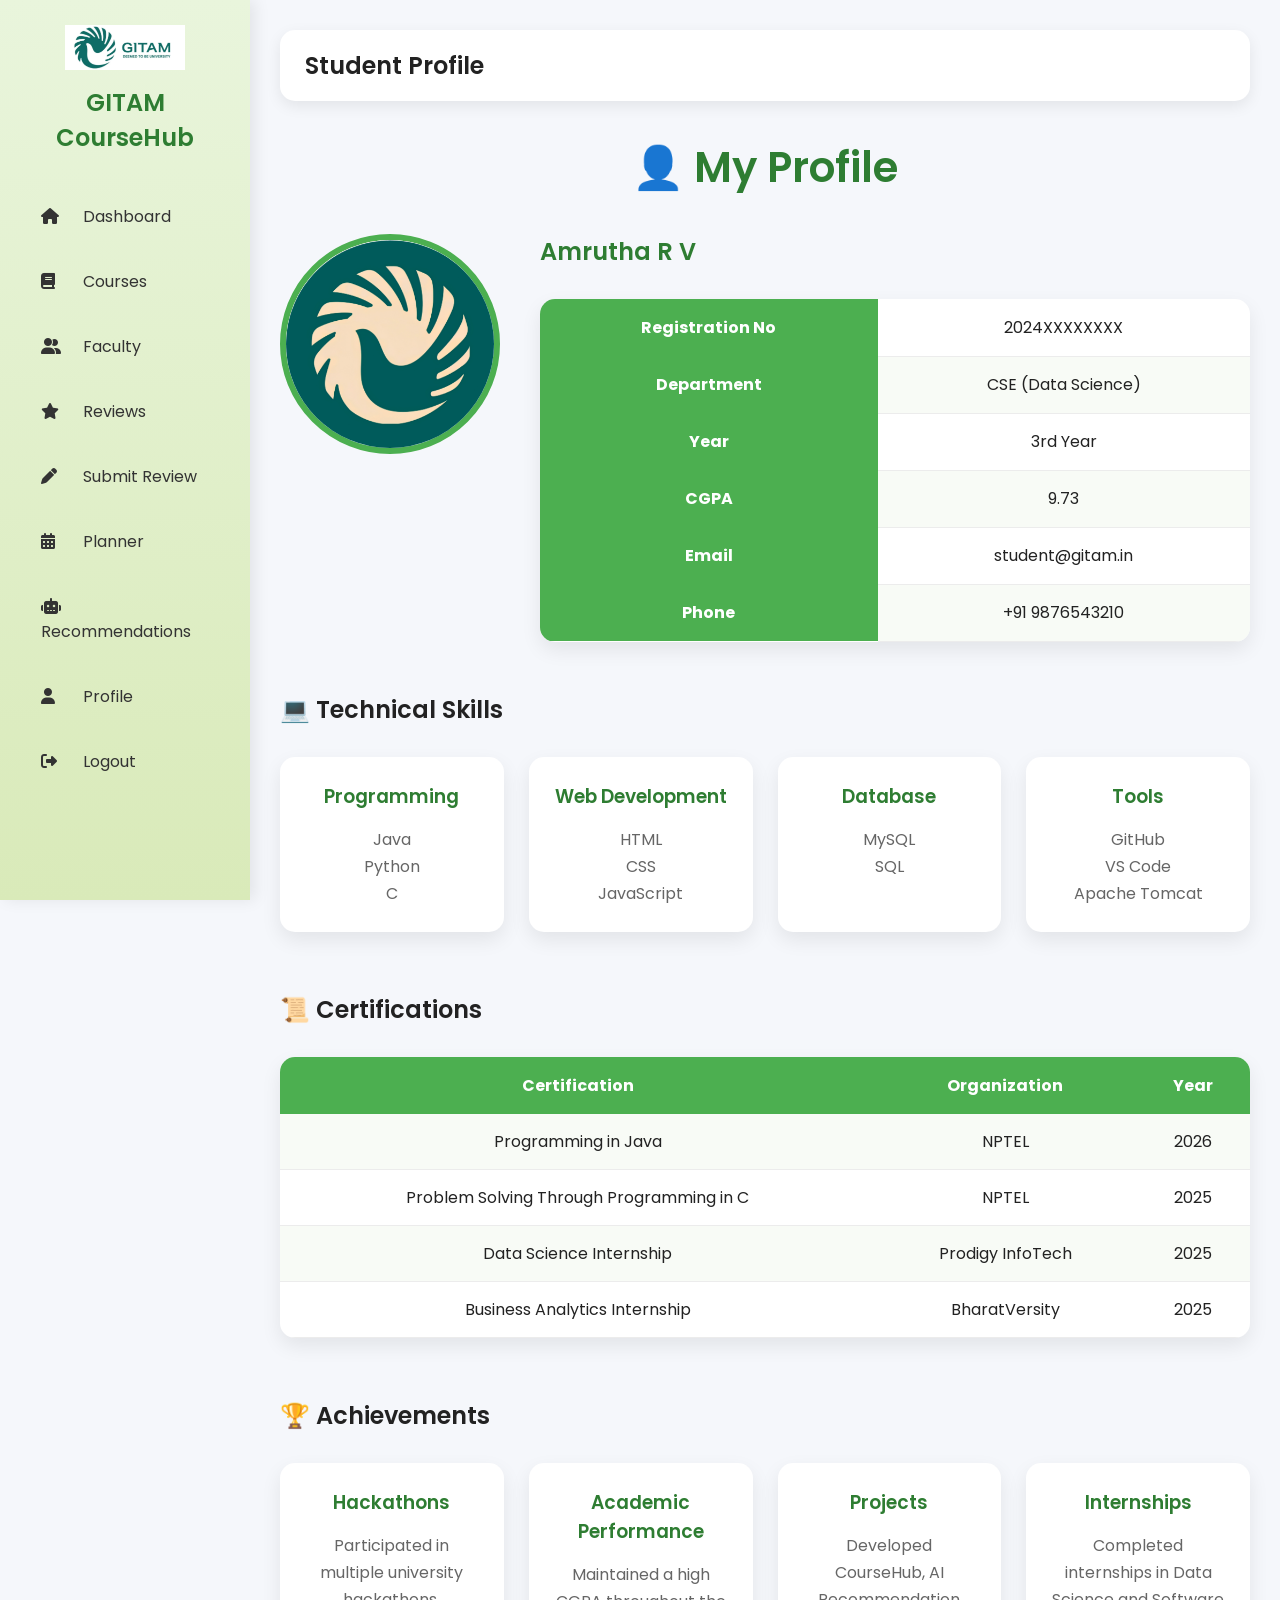
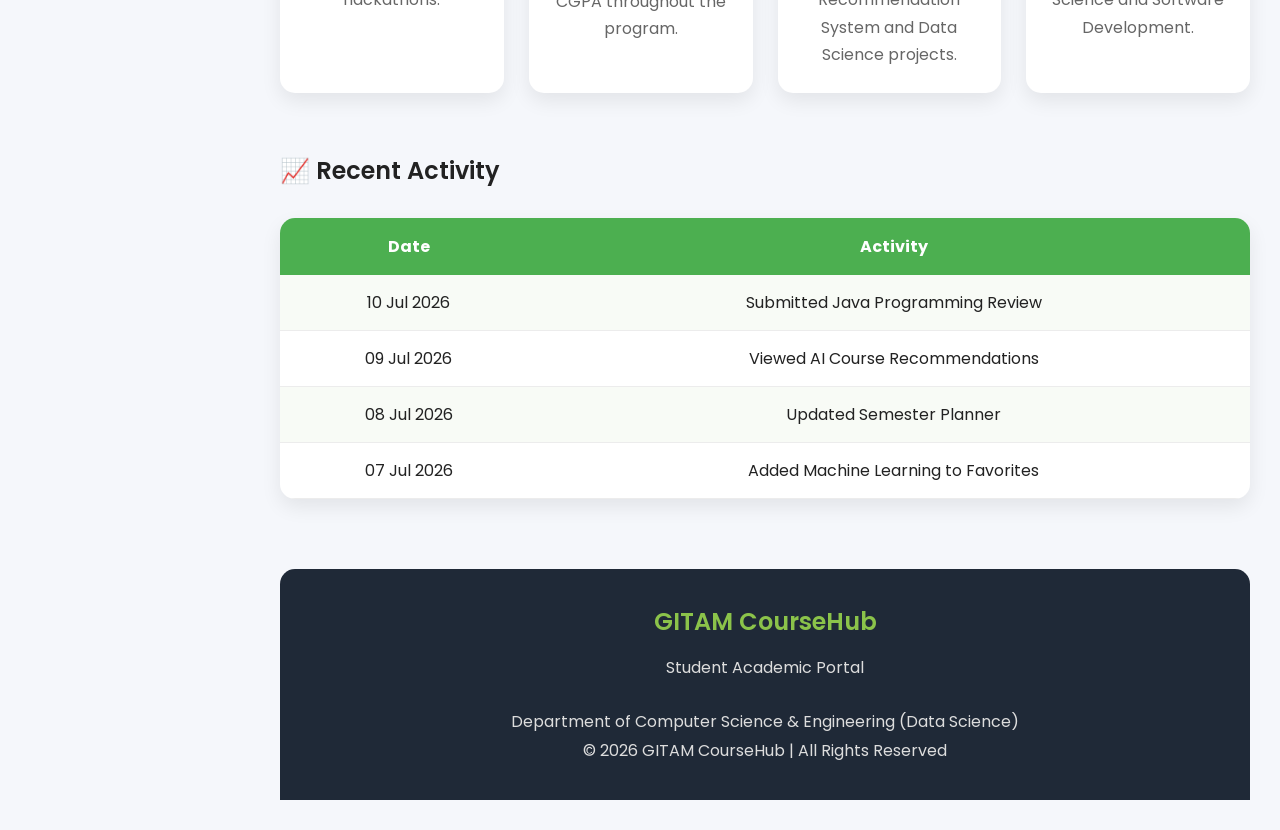
<file: pages/profile.html>
<!DOCTYPE html>

<html lang="en">

<head>

<meta charset="UTF-8">

<meta name="viewport" content="width=device-width, initial-scale=1.0">

<title>Student Profile | GITAM CourseHub</title>

<link rel="stylesheet" href="../css/style.css">

<link rel="preconnect" href="https://fonts.googleapis.com">

<link rel="preconnect" href="https://fonts.gstatic.com" crossorigin>

<link href="https://fonts.googleapis.com/css2?family=Poppins:wght@300;400;500;600;700&display=swap" rel="stylesheet">

<link rel="stylesheet"
href="https://cdnjs.cloudflare.com/ajax/libs/font-awesome/6.5.2/css/all.min.css">

</head>

<body>

<div class="sidebar">

<center>

<img src="../images/logo.png" width="140">

<h2>GITAM CourseHub</h2>

</center>

<a href="dashboard.html"><i class="fa-solid fa-house"></i> Dashboard</a>

<a href="courses.html"><i class="fa-solid fa-book"></i> Courses</a>

<a href="faculty.html"><i class="fa-solid fa-user-group"></i> Faculty</a>

<a href="reviews.html"><i class="fa-solid fa-star"></i> Reviews</a>

<a href="submit-review.html"><i class="fa-solid fa-pen"></i> Submit Review</a>

<a href="planner.html"><i class="fa-solid fa-calendar-days"></i> Planner</a>

<a href="recommendations.html"><i class="fa-solid fa-robot"></i> Recommendations</a>

<a href="profile.html"><i class="fa-solid fa-user"></i> Profile</a>

<a href="login.html"><i class="fa-solid fa-right-from-bracket"></i> Logout</a>

</div>

<div class="content">

<div class="navbar">

<h2>Student Profile</h2>

</div>

<h1 class="dashboard-title">

👤 My Profile

</h1>

<div class="profile">

<img src="../images/faculty.png">

<div class="profile-details">

<h2>

Amrutha R V

</h2>

<table>

<tr>

<th>Registration No</th>

<td>2024XXXXXXXX</td>

</tr>

<tr>

<th>Department</th>

<td>CSE (Data Science)</td>

</tr>

<tr>

<th>Year</th>

<td>3rd Year</td>

</tr>

<tr>

<th>CGPA</th>

<td>9.73</td>

</tr>

<tr>

<th>Email</th>

<td>student@gitam.in</td>

</tr>

<tr>

<th>Phone</th>

<td>+91 9876543210</td>

</tr>

</table>

</div>

</div>

<!-- =====================================
SKILLS
===================================== -->

<h2 style="margin-top:50px;">

💻 Technical Skills

</h2>

<div class="cards">

<div class="card">

<h3>Programming</h3>

<p>

Java<br>
Python<br>
C

</p>

</div>

<div class="card">

<h3>Web Development</h3>

<p>

HTML<br>
CSS<br>
JavaScript

</p>

</div>

<div class="card">

<h3>Database</h3>

<p>

MySQL<br>
SQL

</p>

</div>

<div class="card">

<h3>Tools</h3>

<p>

GitHub<br>
VS Code<br>
Apache Tomcat

</p>

</div>

</div>



<!-- =====================================
CERTIFICATIONS
===================================== -->

<h2 style="margin-top:60px;">

📜 Certifications

</h2>

<table>

<tr>

<th>Certification</th>

<th>Organization</th>

<th>Year</th>

</tr>

<tr>

<td>Programming in Java</td>

<td>NPTEL</td>

<td>2026</td>

</tr>

<tr>

<td>Problem Solving Through Programming in C</td>

<td>NPTEL</td>

<td>2025</td>

</tr>

<tr>

<td>Data Science Internship</td>

<td>Prodigy InfoTech</td>

<td>2025</td>

</tr>

<tr>

<td>Business Analytics Internship</td>

<td>BharatVersity</td>

<td>2025</td>

</tr>

</table>



<!-- =====================================
ACHIEVEMENTS
===================================== -->

<h2 style="margin-top:60px;">

🏆 Achievements

</h2>

<div class="cards">

<div class="card">

<h3>Hackathons</h3>

<p>

Participated in multiple university hackathons.

</p>

</div>

<div class="card">

<h3>Academic Performance</h3>

<p>

Maintained a high CGPA throughout the program.

</p>

</div>

<div class="card">

<h3>Projects</h3>

<p>

Developed CourseHub, AI Recommendation System and Data Science projects.

</p>

</div>

<div class="card">

<h3>Internships</h3>

<p>

Completed internships in Data Science and Software Development.

</p>

</div>

</div>



<!-- =====================================
RECENT ACTIVITY
===================================== -->

<h2 style="margin-top:60px;">

📈 Recent Activity

</h2>

<table>

<tr>

<th>Date</th>

<th>Activity</th>

</tr>

<tr>

<td>10 Jul 2026</td>

<td>Submitted Java Programming Review</td>

</tr>

<tr>

<td>09 Jul 2026</td>

<td>Viewed AI Course Recommendations</td>

</tr>

<tr>

<td>08 Jul 2026</td>

<td>Updated Semester Planner</td>

</tr>

<tr>

<td>07 Jul 2026</td>

<td>Added Machine Learning to Favorites</td>

</tr>

</table>



<div class="footer">

<h2>

GITAM CourseHub

</h2>

<p>

Student Academic Portal

</p>

<br>

<p>

Department of Computer Science & Engineering (Data Science)

</p>

<p>

© 2026 GITAM CourseHub | All Rights Reserved

</p>

</div>

</div>

<script src="../js/script.js"></script>

</body>

</html>
</file>
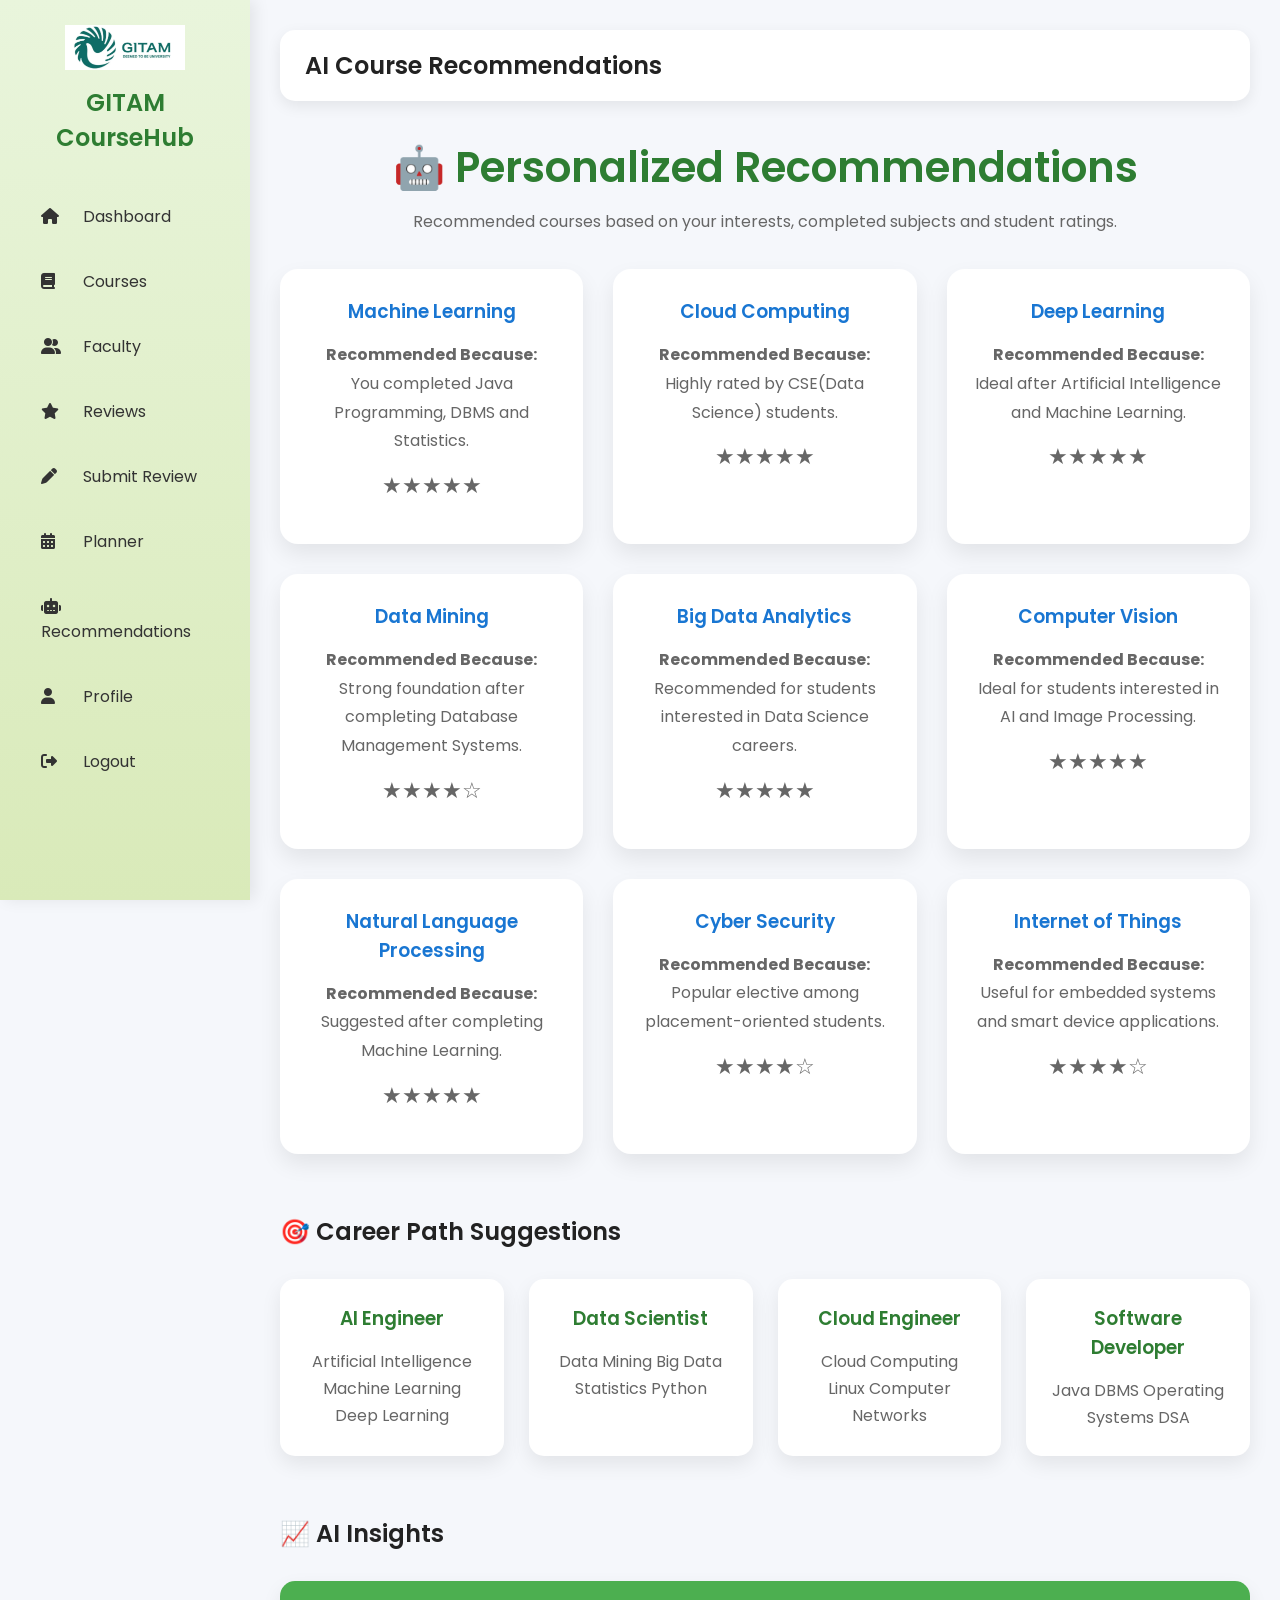
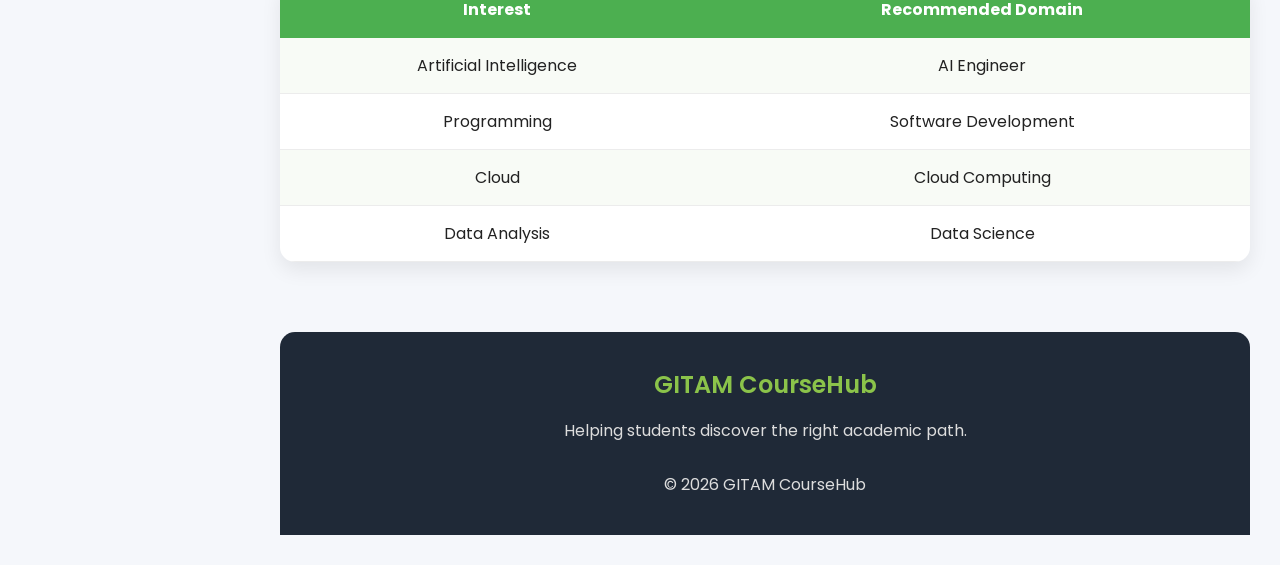
<file: pages/recommendations.html>
<!DOCTYPE html>

<html lang="en">

<head>

<meta charset="UTF-8">

<meta name="viewport" content="width=device-width, initial-scale=1.0">

<title>Course Recommendations | GITAM CourseHub</title>

<link rel="stylesheet" href="../css/style.css">

<link rel="preconnect" href="https://fonts.googleapis.com">

<link rel="preconnect" href="https://fonts.gstatic.com" crossorigin>

<link href="https://fonts.googleapis.com/css2?family=Poppins:wght@300;400;500;600;700&display=swap" rel="stylesheet">

<link rel="stylesheet"
href="https://cdnjs.cloudflare.com/ajax/libs/font-awesome/6.5.2/css/all.min.css">

</head>

<body>

<div class="sidebar">

<center>

<img src="../images/logo.png" width="140">

<h2>GITAM CourseHub</h2>

</center>

<a href="dashboard.html"><i class="fa-solid fa-house"></i> Dashboard</a>

<a href="courses.html"><i class="fa-solid fa-book"></i> Courses</a>

<a href="faculty.html"><i class="fa-solid fa-user-group"></i> Faculty</a>

<a href="reviews.html"><i class="fa-solid fa-star"></i> Reviews</a>

<a href="submit-review.html"><i class="fa-solid fa-pen"></i> Submit Review</a>

<a href="planner.html"><i class="fa-solid fa-calendar-days"></i> Planner</a>

<a href="recommendations.html"><i class="fa-solid fa-robot"></i> Recommendations</a>

<a href="profile.html"><i class="fa-solid fa-user"></i> Profile</a>

<a href="login.html"><i class="fa-solid fa-right-from-bracket"></i> Logout</a>

</div>

<div class="content">

<div class="navbar">

<h2>AI Course Recommendations</h2>

</div>

<h1 class="dashboard-title">

🤖 Personalized Recommendations

</h1>

<p style="text-align:center;">

Recommended courses based on your interests, completed subjects and student ratings.

</p>

<div class="recommend-container">

<div class="recommend-card">

<h3>Machine Learning</h3>

<p><b>Recommended Because:</b></p>

<p>

You completed Java Programming, DBMS and Statistics.

</p>

<p class="rating">

★★★★★

</p>

</div>

<div class="recommend-card">

<h3>Cloud Computing</h3>

<p><b>Recommended Because:</b></p>

<p>

Highly rated by CSE(Data Science) students.

</p>

<p class="rating">

★★★★★

</p>

</div>

<div class="recommend-card">

<h3>Deep Learning</h3>

<p><b>Recommended Because:</b></p>

<p>

Ideal after Artificial Intelligence and Machine Learning.

</p>

<p class="rating">

★★★★★

</p>

</div>

<div class="recommend-card">

<h3>Data Mining</h3>

<p><b>Recommended Because:</b></p>

<p>

Strong foundation after completing Database Management Systems.

</p>

<p class="rating">

★★★★☆

</p>

</div>



<div class="recommend-card">

<h3>Big Data Analytics</h3>

<p><b>Recommended Because:</b></p>

<p>

Recommended for students interested in Data Science careers.

</p>

<p class="rating">

★★★★★

</p>

</div>



<div class="recommend-card">

<h3>Computer Vision</h3>

<p><b>Recommended Because:</b></p>

<p>

Ideal for students interested in AI and Image Processing.

</p>

<p class="rating">

★★★★★

</p>

</div>



<div class="recommend-card">

<h3>Natural Language Processing</h3>

<p><b>Recommended Because:</b></p>

<p>

Suggested after completing Machine Learning.

</p>

<p class="rating">

★★★★★

</p>

</div>



<div class="recommend-card">

<h3>Cyber Security</h3>

<p><b>Recommended Because:</b></p>

<p>

Popular elective among placement-oriented students.

</p>

<p class="rating">

★★★★☆

</p>

</div>



<div class="recommend-card">

<h3>Internet of Things</h3>

<p><b>Recommended Because:</b></p>

<p>

Useful for embedded systems and smart device applications.

</p>

<p class="rating">

★★★★☆

</p>

</div>

</div>



<!-- ============================= -->

<h2 style="margin-top:60px;">

🎯 Career Path Suggestions

</h2>

<div class="cards">

<div class="card">

<h3>

AI Engineer

</h3>

<p>

Artificial Intelligence

Machine Learning

Deep Learning

</p>

</div>

<div class="card">

<h3>

Data Scientist

</h3>

<p>

Data Mining

Big Data

Statistics

Python

</p>

</div>

<div class="card">

<h3>

Cloud Engineer

</h3>

<p>

Cloud Computing

Linux

Computer Networks

</p>

</div>

<div class="card">

<h3>

Software Developer

</h3>

<p>

Java

DBMS

Operating Systems

DSA

</p>

</div>

</div>



<h2 style="margin-top:60px;">

📈 AI Insights

</h2>

<table>

<tr>

<th>Interest</th>

<th>Recommended Domain</th>

</tr>

<tr>

<td>Artificial Intelligence</td>

<td>AI Engineer</td>

</tr>

<tr>

<td>Programming</td>

<td>Software Development</td>

</tr>

<tr>

<td>Cloud</td>

<td>Cloud Computing</td>

</tr>

<tr>

<td>Data Analysis</td>

<td>Data Science</td>

</tr>

</table>



<div class="footer">

<h2>

GITAM CourseHub

</h2>

<p>

Helping students discover the right academic path.

</p>

<br>

<p>

© 2026 GITAM CourseHub

</p>

</div>

</div>

<script src="../js/script.js"></script>

</body>

</html>
</file>
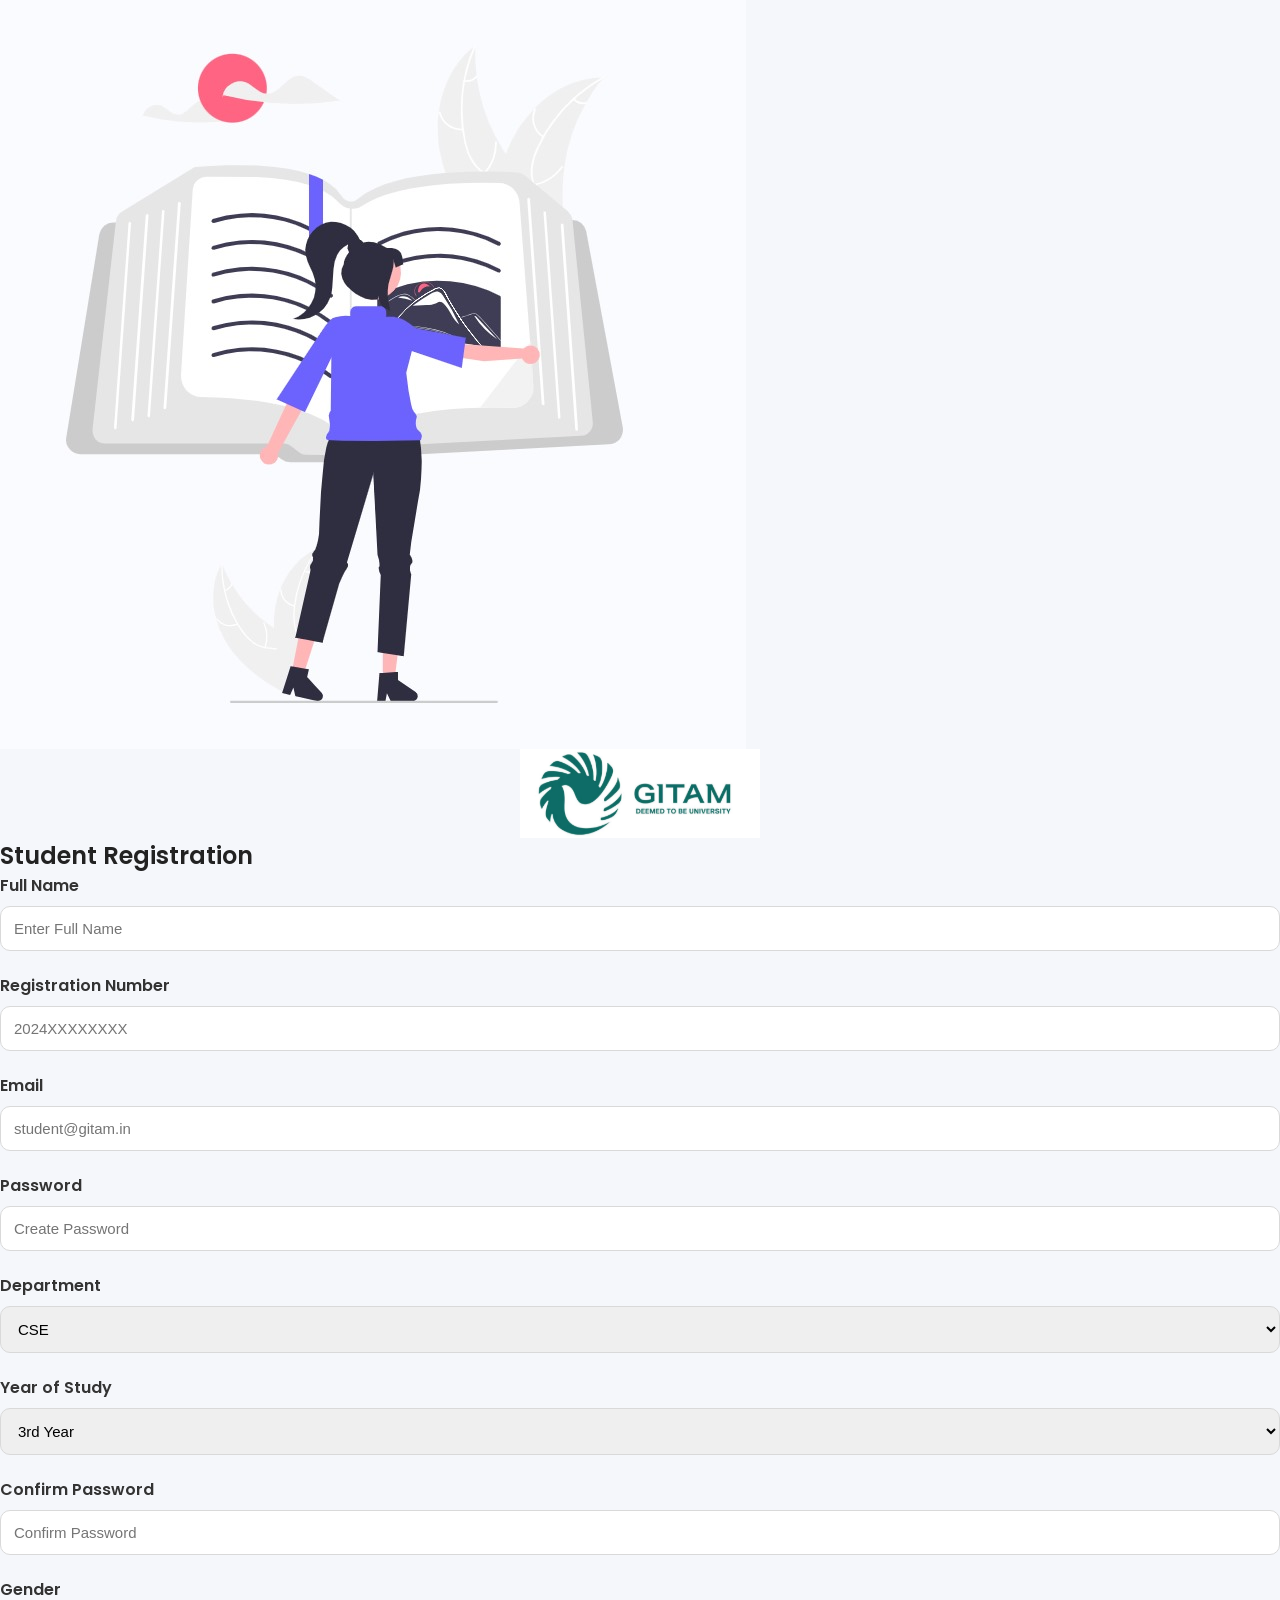
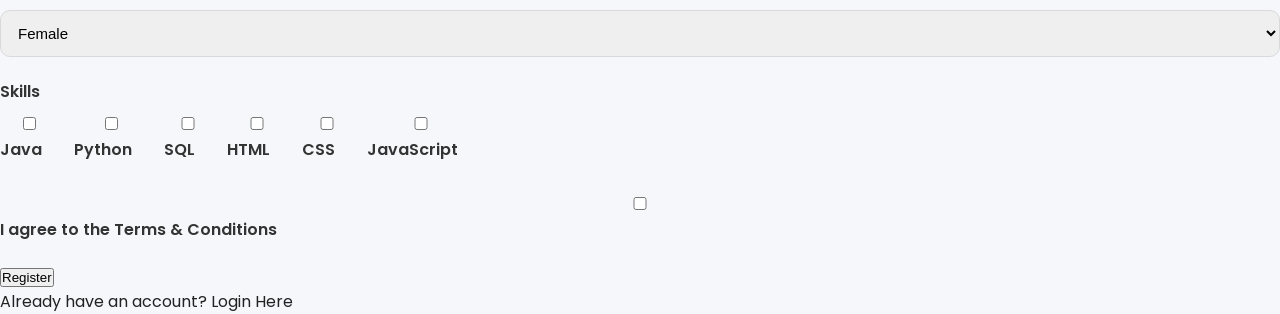
<file: pages/register.html>
<!DOCTYPE html>
<html lang="en">

<head>

<meta charset="UTF-8">

<meta name="viewport" content="width=device-width, initial-scale=1.0">

<title>Student Registration | GITAM CourseHub</title>

<link rel="stylesheet" href="../css/style.css">

<link rel="preconnect" href="https://fonts.googleapis.com">

<link rel="preconnect" href="https://fonts.gstatic.com" crossorigin>

<link href="https://fonts.googleapis.com/css2?family=Poppins:wght@300;400;500;600;700&display=swap" rel="stylesheet">

</head>

<body>

<div class="auth-container">

<!-- LEFT PANEL -->

<div class="left-panel">

<img src="../images/login.jpg" alt="Register Illustration">

</div>

<!-- RIGHT PANEL -->

<div class="right-panel">

<div class="form-box">

<center>

<img src="../images/logo.png" class="logo">

</center>

<h2>Student Registration</h2>

<form>

<div class="form-group">

<label>Full Name</label>

<input
type="text"
placeholder="Enter Full Name"
required>

</div>

<div class="form-group">

<label>Registration Number</label>

<input
type="text"
placeholder="2024XXXXXXXX"
required>

</div>

<div class="form-group">

<label>Email</label>

<input
type="email"
placeholder="student@gitam.in"
required>

</div>

<div class="form-group">

<label>Password</label>

<input
type="password"
placeholder="Create Password"
required>

</div>

<div class="form-group">

<label>Department</label>

<select>

<option>CSE</option>

<option>CSE (Data Science)</option>

<option>CSE (AI & ML)</option>

<option>ECE</option>

<option>EEE</option>

<option>Mechanical</option>

<option>Civil</option>

</select>

</div>

<div class="form-group">

<label>Year of Study</label>

<select>

<option>1st Year</option>

<option>2nd Year</option>

<option selected>3rd Year</option>

<option>4th Year</option>

</select>

</div>

<div class="form-group">

<label>Confirm Password</label>

<input
type="password"
placeholder="Confirm Password"
required>

</div>

<div class="form-group">

<label>Gender</label>

<select>

<option>Female</option>

<option>Male</option>

<option>Other</option>

</select>

</div>

<div class="form-group">

<label>Skills</label>

<div style="display:flex;flex-wrap:wrap;gap:15px;">

<label><input type="checkbox"> Java</label>

<label><input type="checkbox"> Python</label>

<label><input type="checkbox"> SQL</label>

<label><input type="checkbox"> HTML</label>

<label><input type="checkbox"> CSS</label>

<label><input type="checkbox"> JavaScript</label>

</div>

</div>

<div class="form-group">

<label>

<input type="checkbox" required>

I agree to the Terms & Conditions

</label>

</div>

<button type="submit">

Register

</button>

<div class="form-footer">

Already have an account?

<a href="login.html">

Login Here

</a>

</div>

</form>

</div>

</div>

</div>

</body>

</html>
</file>
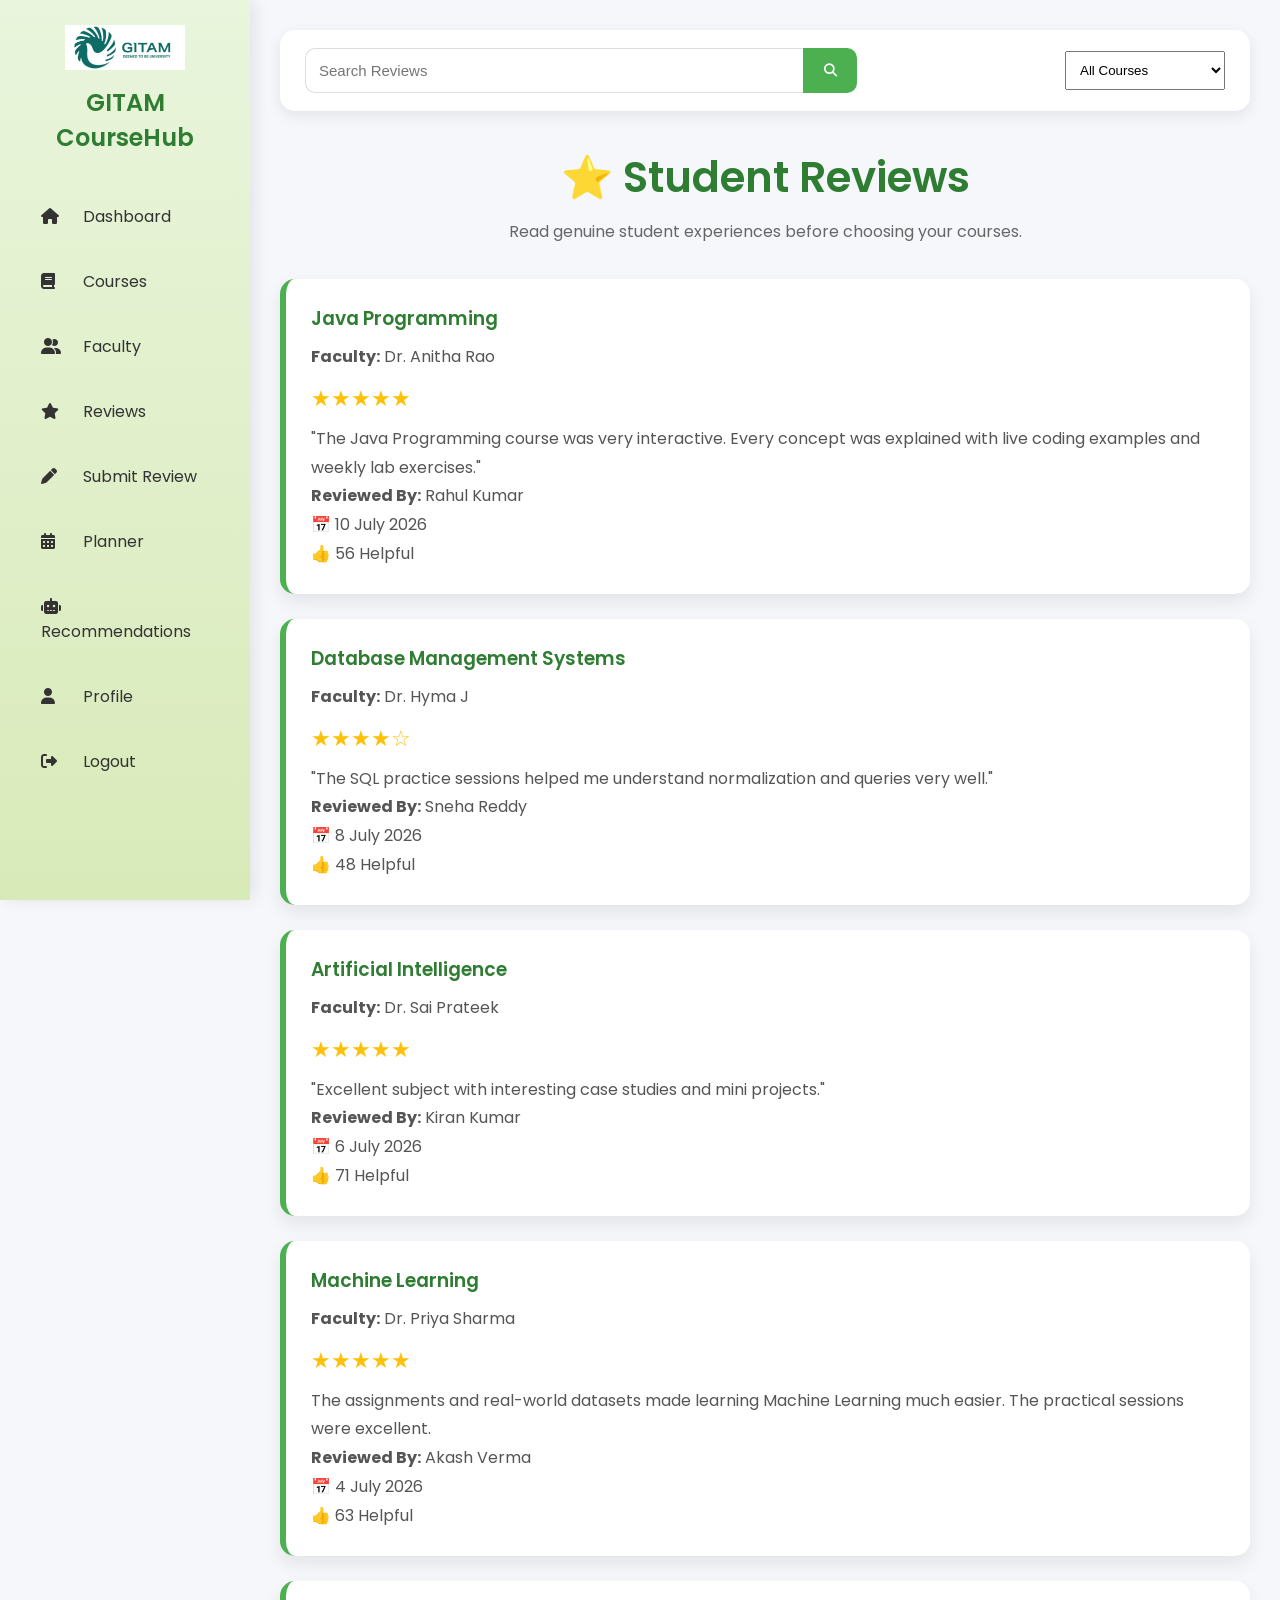
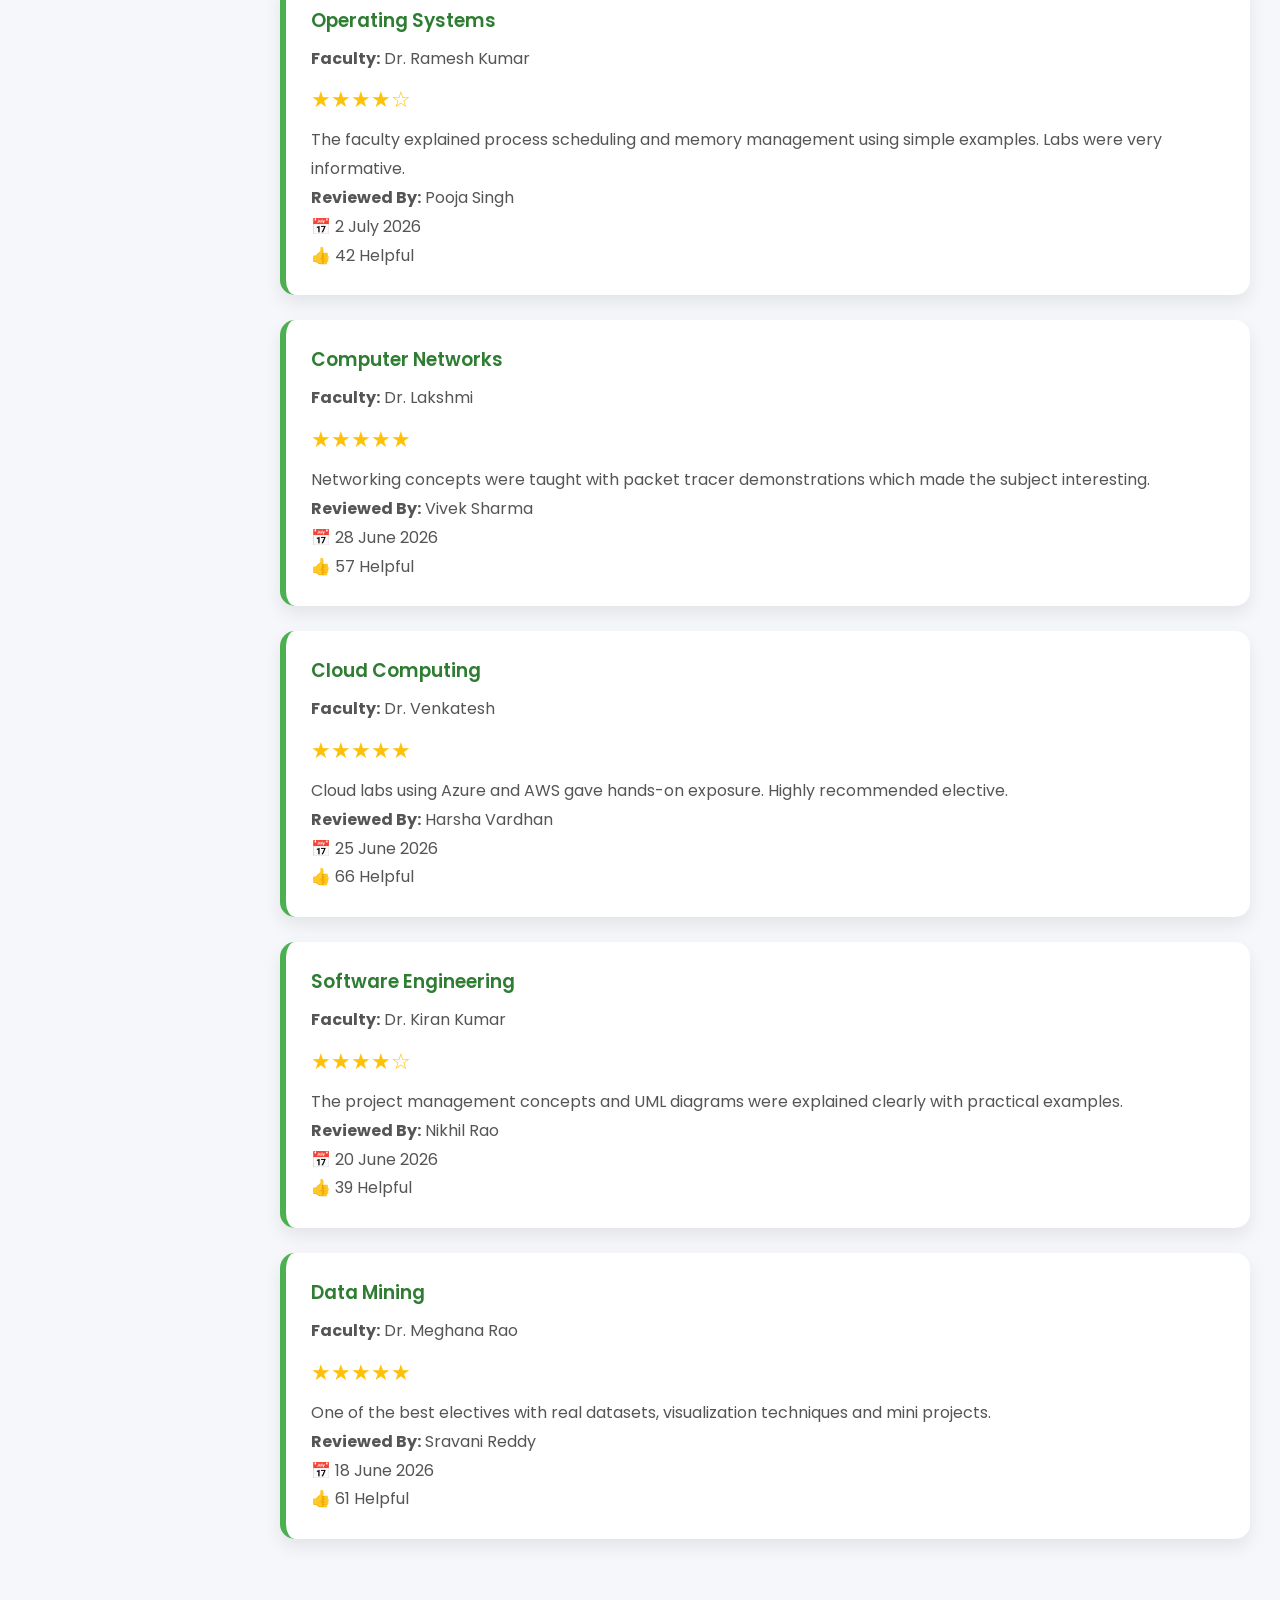
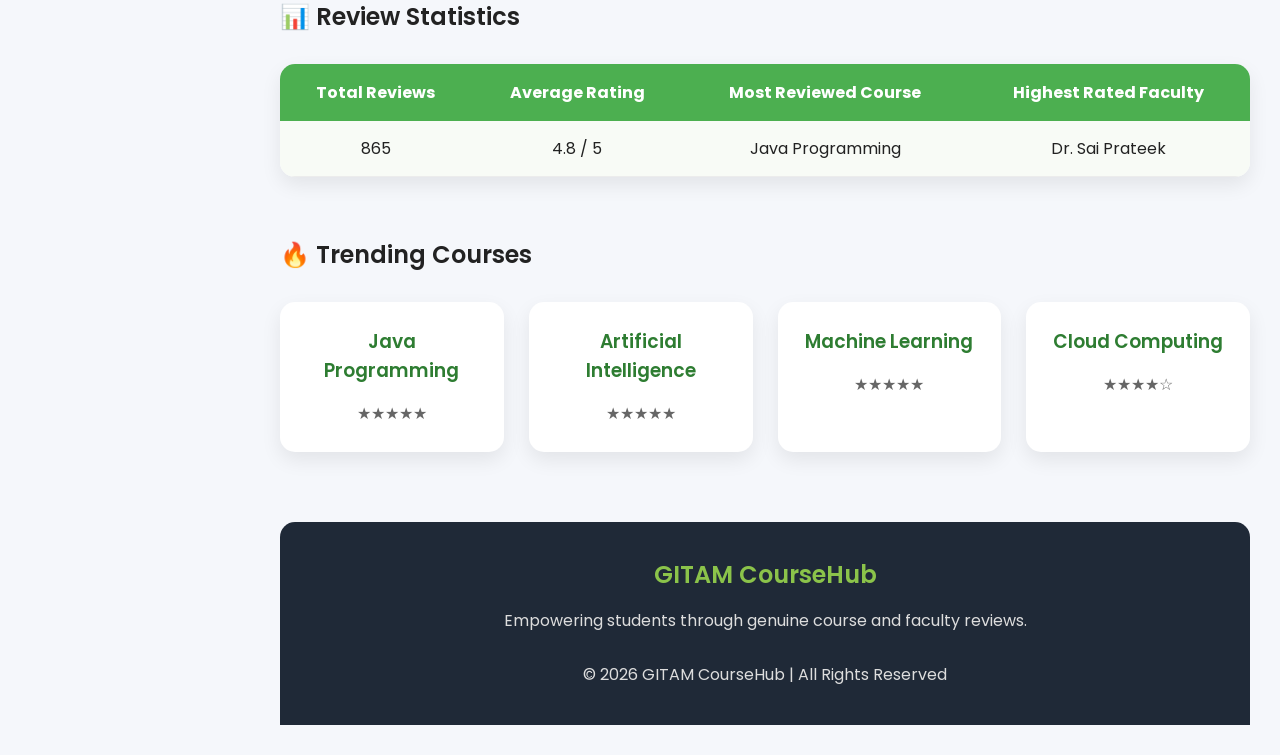
<file: pages/reviews.html>
<!DOCTYPE html>

<html lang="en">

<head>

<meta charset="UTF-8">

<meta name="viewport"
content="width=device-width, initial-scale=1.0">

<title>Student Reviews | GITAM CourseHub</title>

<link rel="stylesheet"
href="../css/style.css">

<link rel="preconnect"
href="https://fonts.googleapis.com">

<link rel="preconnect"
href="https://fonts.gstatic.com"
crossorigin>

<link href="https://fonts.googleapis.com/css2?family=Poppins:wght@300;400;500;600;700&display=swap"
rel="stylesheet">

<link rel="stylesheet"
href="https://cdnjs.cloudflare.com/ajax/libs/font-awesome/6.5.2/css/all.min.css">

</head>

<body>

<div class="sidebar">

<center>

<img src="../images/logo.png" width="140">

<h2>GITAM CourseHub</h2>

</center>

<a href="dashboard.html"><i class="fa-solid fa-house"></i> Dashboard</a>

<a href="courses.html"><i class="fa-solid fa-book"></i> Courses</a>

<a href="faculty.html"><i class="fa-solid fa-user-group"></i> Faculty</a>

<a href="reviews.html"><i class="fa-solid fa-star"></i> Reviews</a>

<a href="submit-review.html"><i class="fa-solid fa-pen"></i> Submit Review</a>

<a href="planner.html"><i class="fa-solid fa-calendar-days"></i> Planner</a>

<a href="recommendations.html"><i class="fa-solid fa-robot"></i> Recommendations</a>

<a href="profile.html"><i class="fa-solid fa-user"></i> Profile</a>

<a href="login.html"><i class="fa-solid fa-right-from-bracket"></i> Logout</a>

</div>

<div class="content">

<div class="navbar">

<div class="search">

<input
type="text"
placeholder="Search Reviews">

<button>

<i class="fa-solid fa-magnifying-glass"></i>

</button>

</div>

<div>

<select style="padding:10px;">

<option>All Courses</option>

<option>Java Programming</option>

<option>DBMS</option>

<option>Artificial Intelligence</option>

<option>Machine Learning</option>

</select>

</div>

</div>

<h1 class="dashboard-title">

⭐ Student Reviews

</h1>

<p style="text-align:center;">

Read genuine student experiences before choosing your courses.

</p>

<div class="review-container">

<div class="review-card">

<h3>

Java Programming

</h3>

<p>

<b>Faculty:</b>

Dr. Anitha Rao

</p>

<div class="rating">

★★★★★

</div>

<p>

"The Java Programming course was very interactive. Every concept was explained with live coding examples and weekly lab exercises."

</p>

<p>

<b>Reviewed By:</b>

Rahul Kumar

</p>

<p>

📅 10 July 2026

</p>

<p>

👍 56 Helpful

</p>

</div>

<div class="review-card">

<h3>

Database Management Systems

</h3>

<p>

<b>Faculty:</b>

Dr. Hyma J

</p>

<div class="rating">

★★★★☆

</div>

<p>

"The SQL practice sessions helped me understand normalization and queries very well."

</p>

<p>

<b>Reviewed By:</b>

Sneha Reddy

</p>

<p>

📅 8 July 2026

</p>

<p>

👍 48 Helpful

</p>

</div>

<div class="review-card">

<h3>

Artificial Intelligence

</h3>

<p>

<b>Faculty:</b>

Dr. Sai Prateek

</p>

<div class="rating">

★★★★★

</div>

<p>

"Excellent subject with interesting case studies and mini projects."

</p>

<p>

<b>Reviewed By:</b>

Kiran Kumar

</p>

<p>

📅 6 July 2026

</p>

<p>

👍 71 Helpful

</p>

</div>

<div class="review-card">

<h3>

Machine Learning

</h3>

<p><b>Faculty:</b> Dr. Priya Sharma</p>

<div class="rating">

★★★★★

</div>

<p>

The assignments and real-world datasets made learning Machine Learning much easier. The practical sessions were excellent.

</p>

<p><b>Reviewed By:</b> Akash Verma</p>

<p>📅 4 July 2026</p>

<p>👍 63 Helpful</p>

</div>



<div class="review-card">

<h3>

Operating Systems

</h3>

<p><b>Faculty:</b> Dr. Ramesh Kumar</p>

<div class="rating">

★★★★☆

</div>

<p>

The faculty explained process scheduling and memory management using simple examples. Labs were very informative.

</p>

<p><b>Reviewed By:</b> Pooja Singh</p>

<p>📅 2 July 2026</p>

<p>👍 42 Helpful</p>

</div>



<div class="review-card">

<h3>

Computer Networks

</h3>

<p><b>Faculty:</b> Dr. Lakshmi</p>

<div class="rating">

★★★★★

</div>

<p>

Networking concepts were taught with packet tracer demonstrations which made the subject interesting.

</p>

<p><b>Reviewed By:</b> Vivek Sharma</p>

<p>📅 28 June 2026</p>

<p>👍 57 Helpful</p>

</div>



<div class="review-card">

<h3>

Cloud Computing

</h3>

<p><b>Faculty:</b> Dr. Venkatesh</p>

<div class="rating">

★★★★★

</div>

<p>

Cloud labs using Azure and AWS gave hands-on exposure. Highly recommended elective.

</p>

<p><b>Reviewed By:</b> Harsha Vardhan</p>

<p>📅 25 June 2026</p>

<p>👍 66 Helpful</p>

</div>



<div class="review-card">

<h3>

Software Engineering

</h3>

<p><b>Faculty:</b> Dr. Kiran Kumar</p>

<div class="rating">

★★★★☆

</div>

<p>

The project management concepts and UML diagrams were explained clearly with practical examples.

</p>

<p><b>Reviewed By:</b> Nikhil Rao</p>

<p>📅 20 June 2026</p>

<p>👍 39 Helpful</p>

</div>



<div class="review-card">

<h3>

Data Mining

</h3>

<p><b>Faculty:</b> Dr. Meghana Rao</p>

<div class="rating">

★★★★★

</div>

<p>

One of the best electives with real datasets, visualization techniques and mini projects.

</p>

<p><b>Reviewed By:</b> Sravani Reddy</p>

<p>📅 18 June 2026</p>

<p>👍 61 Helpful</p>

</div>

</div>



<!-- =========================
REVIEW SUMMARY
========================= -->

<h2 style="margin-top:60px;">

📊 Review Statistics

</h2>

<table>

<tr>

<th>Total Reviews</th>

<th>Average Rating</th>

<th>Most Reviewed Course</th>

<th>Highest Rated Faculty</th>

</tr>

<tr>

<td>865</td>

<td>4.8 / 5</td>

<td>Java Programming</td>

<td>Dr. Sai Prateek</td>

</tr>

</table>



<!-- =========================
TRENDING COURSES
========================= -->

<h2 style="margin-top:60px;">

🔥 Trending Courses

</h2>

<div class="cards">

<div class="card">

<h3>

Java Programming

</h3>

<p>

★★★★★

</p>

</div>

<div class="card">

<h3>

Artificial Intelligence

</h3>

<p>

★★★★★

</p>

</div>

<div class="card">

<h3>

Machine Learning

</h3>

<p>

★★★★★

</p>

</div>

<div class="card">

<h3>

Cloud Computing

</h3>

<p>

★★★★☆

</p>

</div>

</div>



<div class="footer">

<h2>

GITAM CourseHub

</h2>

<p>

Empowering students through genuine course and faculty reviews.

</p>

<br>

<p>

© 2026 GITAM CourseHub | All Rights Reserved

</p>

</div>

</div>

<script src="../js/script.js"></script>

</body>

</html>
</file>
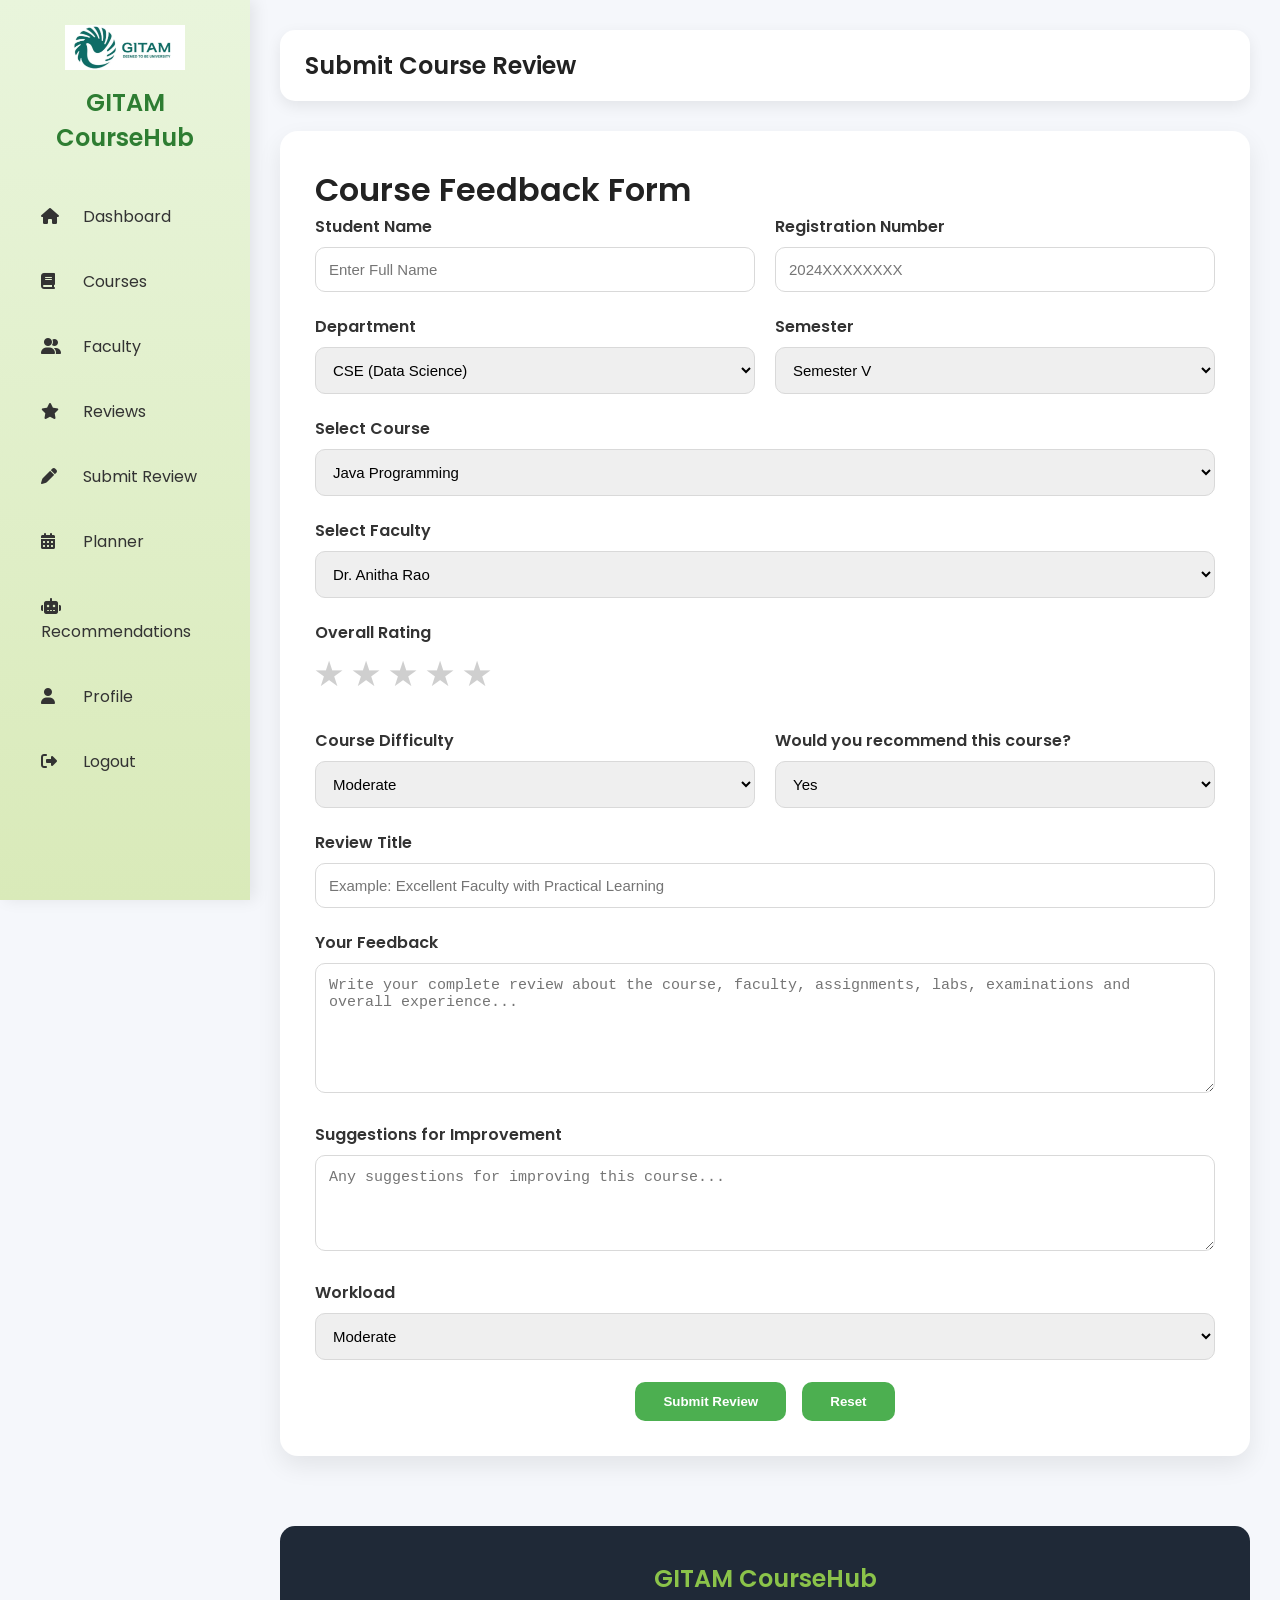
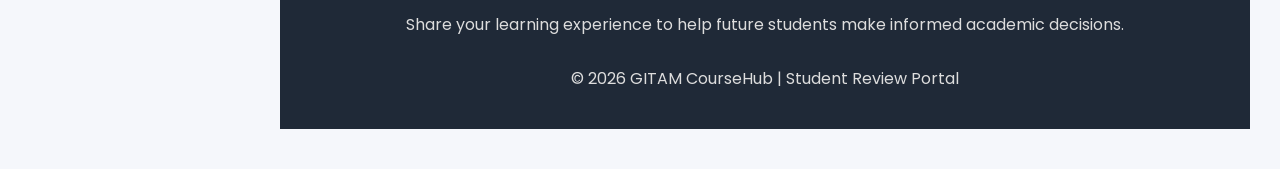
<file: pages/submit-review.html>
<!DOCTYPE html>

<html lang="en">

<head>

<meta charset="UTF-8">

<meta name="viewport" content="width=device-width, initial-scale=1.0">

<title>Submit Review | GITAM CourseHub</title>

<link rel="stylesheet" href="../css/style.css">

<link rel="preconnect" href="https://fonts.googleapis.com">

<link rel="preconnect" href="https://fonts.gstatic.com" crossorigin>

<link href="https://fonts.googleapis.com/css2?family=Poppins:wght@300;400;500;600;700&display=swap" rel="stylesheet">

<link rel="stylesheet"
href="https://cdnjs.cloudflare.com/ajax/libs/font-awesome/6.5.2/css/all.min.css">

</head>

<body>

<div class="sidebar">

<center>

<img src="../images/logo.png" width="140">

<h2>GITAM CourseHub</h2>

</center>

<a href="dashboard.html"><i class="fa-solid fa-house"></i> Dashboard</a>

<a href="courses.html"><i class="fa-solid fa-book"></i> Courses</a>

<a href="faculty.html"><i class="fa-solid fa-user-group"></i> Faculty</a>

<a href="reviews.html"><i class="fa-solid fa-star"></i> Reviews</a>

<a href="submit-review.html"><i class="fa-solid fa-pen"></i> Submit Review</a>

<a href="planner.html"><i class="fa-solid fa-calendar-days"></i> Planner</a>

<a href="recommendations.html"><i class="fa-solid fa-robot"></i> Recommendations</a>

<a href="profile.html"><i class="fa-solid fa-user"></i> Profile</a>

<a href="login.html"><i class="fa-solid fa-right-from-bracket"></i> Logout</a>

</div>

<div class="content">

<div class="navbar">

<h2>Submit Course Review</h2>

</div>

<div class="container">

<h1>Course Feedback Form</h1>

<form>

<div class="form-group-row">

<div class="form-group">

<label>Student Name</label>

<input type="text" placeholder="Enter Full Name">

</div>

<div class="form-group">

<label>Registration Number</label>

<input type="text" placeholder="2024XXXXXXXX">

</div>

</div>

<div class="form-group-row">

<div class="form-group">

<label>Department</label>

<select>

<option>CSE (Data Science)</option>

<option>CSE</option>

<option>AI & ML</option>

<option>ECE</option>

</select>

</div>

<div class="form-group">

<label>Semester</label>

<select>

<option>Semester V</option>

<option>Semester VI</option>

<option>Semester VII</option>

<option>Semester VIII</option>

</select>

</div>

</div>

<div class="form-group">

<label>Select Course</label>

<select>

<option>Java Programming</option>

<option>Database Management Systems</option>

<option>Operating Systems</option>

<option>Artificial Intelligence</option>

<option>Machine Learning</option>

<option>Cloud Computing</option>

</select>

</div>

<div class="form-group">

<label>Select Faculty</label>

<select>

<option>Dr. Anitha Rao</option>

<option>Dr. Hyma J</option>

<option>Dr. Sai Prateek</option>

<option>Dr. Ramesh Kumar</option>

<option>Dr. Priya Sharma</option>

</select>

</div>

<div class="form-group">

<label>Overall Rating</label>

<div class="stars">

<input type="radio" id="star5" name="rating">

<label for="star5">★</label>

<input type="radio" id="star4" name="rating">

<label for="star4">★</label>

<input type="radio" id="star3" name="rating">

<label for="star3">★</label>

<input type="radio" id="star2" name="rating">

<label for="star2">★</label>

<input type="radio" id="star1" name="rating">

<label for="star1">★</label>

</div>

</div>



<div class="form-group-row">

<div class="form-group">

<label>Course Difficulty</label>

<select>

<option>Very Easy</option>

<option>Easy</option>

<option selected>Moderate</option>

<option>Difficult</option>

<option>Very Difficult</option>

</select>

</div>

<div class="form-group">

<label>Would you recommend this course?</label>

<select>

<option>Yes</option>

<option>No</option>

<option>Maybe</option>

</select>

</div>

</div>



<div class="form-group">

<label>Review Title</label>

<input
type="text"
placeholder="Example: Excellent Faculty with Practical Learning">

</div>



<div class="form-group">

<label>Your Feedback</label>

<textarea
rows="6"
placeholder="Write your complete review about the course, faculty, assignments, labs, examinations and overall experience..."></textarea>

</div>



<div class="form-group">

<label>Suggestions for Improvement</label>

<textarea
rows="4"
placeholder="Any suggestions for improving this course..."></textarea>

</div>



<div class="form-group">

<label>Workload</label>

<select>

<option>Very Low</option>

<option>Low</option>

<option selected>Moderate</option>

<option>High</option>

<option>Very High</option>

</select>

</div>



<center>

<button class="submit-button">

Submit Review

</button>

&nbsp;&nbsp;

<button
type="reset"
class="submit-button">

Reset

</button>

</center>

</form>

</div>



<div class="footer">

<h2>

GITAM CourseHub

</h2>

<p>

Share your learning experience to help future students make informed academic decisions.

</p>

<br>

<p>

© 2026 GITAM CourseHub | Student Review Portal

</p>

</div>

</div>

<script src="../js/script.js"></script>

</body>

</html>
</file>
<file: css/style.css>
/* ======================================
        GITAM COURSEHUB
====================================== */

*{
    margin:0;
    padding:0;
    box-sizing:border-box;
}

html{
    scroll-behavior:smooth;
}

body{

    font-family:'Poppins',sans-serif;

    background:#f5f7fb;

    color:#222;

    overflow-x:hidden;

}

a{

    text-decoration:none;

    color:inherit;

}

img{

    max-width:100%;

    display:block;

}

h1,h2,h3{

    font-weight:600;

}

/* ===========================
SCROLLBAR
=========================== */

::-webkit-scrollbar{

    width:10px;

}

::-webkit-scrollbar-track{

    background:#ececec;

}

::-webkit-scrollbar-thumb{

    background:#4CAF50;

    border-radius:20px;

}

::-webkit-scrollbar-thumb:hover{

    background:#2E7D32;

}

/* ===========================
SIDEBAR
=========================== */

.sidebar{

    position:fixed;

    top:0;

    left:0;

    width:250px;

    height:100vh;

    background:linear-gradient(180deg,#e9f5dc,#d9eab9);

    padding:25px;

    overflow:auto;

    box-shadow:5px 0 15px rgba(0,0,0,.08);

    z-index:999;

}

.sidebar img{

    width:120px;

    margin:auto;

}

.sidebar h2{

    margin-top:15px;

    margin-bottom:35px;

    color:#2E7D32;

    text-align:center;

}

.sidebar a{

    display:block;

    padding:14px 16px;

    margin-bottom:12px;

    border-radius:10px;

    font-size:16px;

    transition:.3s;

    color:#333;

}

.sidebar a i{

    width:28px;

}

.sidebar a:hover{

    background:#4CAF50;

    color:white;

    transform:translateX(6px);

}

/* ===========================
CONTENT
=========================== */

.content{

    margin-left:250px;

    padding:30px;

    min-height:100vh;

}

/* ===========================
NAVBAR
=========================== */

.navbar{

    background:white;

    padding:18px 25px;

    display:flex;

    justify-content:space-between;

    align-items:center;

    border-radius:15px;

    box-shadow:0 5px 15px rgba(0,0,0,.08);

}

.search{

    display:flex;

    width:60%;

}

.search input{

    width:100%;

    padding:13px;

    border:1px solid #ddd;

    border-right:none;

    border-radius:10px 0 0 10px;

    font-size:15px;

}

.search button{

    width:60px;

    border:none;

    background:#4CAF50;

    color:white;

    border-radius:0 10px 10px 0;

    cursor:pointer;

}

.search button:hover{

    background:#388E3C;

}

/* ===========================
BANNER
=========================== */

.banner{

    margin-top:25px;

}

.banner img{

    width:100%;

    height:340px;

    object-fit:cover;

    border-radius:15px;

    box-shadow:0 8px 20px rgba(0,0,0,.15);

}

/* ======================================
DASHBOARD TITLE
====================================== */

.dashboard-title{

    text-align:center;

    font-size:42px;

    color:#2E7D32;

    margin-top:35px;

    margin-bottom:10px;

}

.dashboard-title+p{

    color:#666;

    margin-bottom:30px;

}


/* ======================================
STATISTICS CARDS
====================================== */

.stats{

    display:grid;

    grid-template-columns:repeat(4,1fr);

    gap:25px;

    margin-top:35px;

}

.stat-card{

    background:white;

    padding:30px;

    border-radius:15px;

    text-align:center;

    box-shadow:0 8px 20px rgba(0,0,0,.08);

    transition:.35s;

    border-top:5px solid #4CAF50;

}

.stat-card:hover{

    transform:translateY(-10px);

    box-shadow:0 15px 30px rgba(0,0,0,.15);

}

.stat-card h2{

    color:#4CAF50;

    font-size:42px;

    margin-bottom:10px;

}

.stat-card p{

    font-size:17px;

    color:#555;

}


/* ======================================
COMMON CARDS
====================================== */

.cards{

    display:grid;

    grid-template-columns:repeat(4,1fr);

    gap:25px;

    margin-top:30px;

}

.card{

    background:white;

    padding:25px;

    border-radius:15px;

    text-align:center;

    box-shadow:0 8px 20px rgba(0,0,0,.08);

    transition:.35s;

}

.card:hover{

    transform:translateY(-10px);

    box-shadow:0 15px 30px rgba(0,0,0,.15);

}

.card h3{

    color:#2E7D32;

    margin-bottom:15px;

}

.card p{

    line-height:1.7;

    color:#666;

}


/* ======================================
COURSE CARDS
====================================== */

.course-container{

    display:grid;

    grid-template-columns:repeat(3,1fr);

    gap:30px;

    margin-top:35px;

}

.course-card{

    background:white;

    padding:28px;

    border-radius:18px;

    box-shadow:0 10px 25px rgba(0,0,0,.08);

    transition:.35s;

    border-left:6px solid #4CAF50;

}

.course-card:hover{

    transform:scale(1.03);

    box-shadow:0 18px 35px rgba(0,0,0,.18);

}

.course-card h3{

    color:#2E7D32;

    margin-bottom:15px;

}

.course-card p{

    margin:10px 0;

    color:#555;

}


/* ======================================
FACULTY CARDS
====================================== */

.faculty-container{

    display:grid;

    grid-template-columns:repeat(3,1fr);

    gap:30px;

    margin-top:35px;

}

.faculty-card{

    background:white;

    border-radius:18px;

    padding:28px;

    text-align:center;

    box-shadow:0 10px 25px rgba(0,0,0,.08);

    transition:.35s;

}

.faculty-card:hover{

    transform:translateY(-8px);

}

.faculty-card img{

    width:110px;

    height:110px;

    border-radius:50%;

    border:5px solid #4CAF50;

    margin:auto;

    margin-bottom:15px;

}

.faculty-card h3{

    color:#2E7D32;

    margin-bottom:10px;

}

.faculty-card p{

    margin:8px 0;

    color:#666;

}


/* ======================================
BUTTON
====================================== */

.btn,

.submit-button{

    background:#4CAF50;

    color:white;

    padding:12px 28px;

    border:none;

    border-radius:10px;

    cursor:pointer;

    transition:.3s;

    font-weight:600;

}

.btn:hover,

.submit-button:hover{

    background:#2E7D32;

    transform:scale(1.05);

}

/* ======================================
REVIEW CARDS
====================================== */

.review-container{

    display:flex;

    flex-direction:column;

    gap:25px;

    margin-top:35px;

}

.review-card{

    background:white;

    padding:25px;

    border-left:6px solid #4CAF50;

    border-radius:15px;

    box-shadow:0 8px 18px rgba(0,0,0,.08);

    transition:.3s;

}

.review-card:hover{

    transform:translateX(8px);

    box-shadow:0 12px 28px rgba(0,0,0,.15);

}

.review-card h3{

    color:#2E7D32;

    margin-bottom:10px;

}

.review-card p{

    line-height:1.8;

    color:#555;

}

.rating{

    color:#FFC107;

    font-size:22px;

    margin:10px 0;

}


/* ======================================
FORMS
====================================== */

.container{

    background:white;

    padding:35px;

    border-radius:18px;

    box-shadow:0 10px 25px rgba(0,0,0,.08);

    margin-top:30px;

}

.form-group{

    margin-bottom:22px;

}

.form-group label{

    display:block;

    margin-bottom:8px;

    font-weight:600;

    color:#333;

}

.form-group input,

.form-group textarea,

.form-group select{

    width:100%;

    padding:13px;

    border:1px solid #d9d9d9;

    border-radius:10px;

    font-size:15px;

    transition:.3s;

}

.form-group input:focus,

.form-group textarea:focus,

.form-group select:focus{

    border-color:#4CAF50;

    outline:none;

    box-shadow:0 0 8px rgba(76,175,80,.25);

}

.form-group-row{

    display:flex;

    gap:20px;

}

.form-group-row .form-group{

    flex:1;

}


/* ======================================
STAR RATING
====================================== */

.stars{

    display:flex;

    gap:10px;

    font-size:30px;

}

.stars input{

    display:none;

}

.stars label{

    cursor:pointer;

    color:#cfcfcf;

    transition:.2s;

}

.stars label:hover{

    color:#FFC107;

    transform:scale(1.2);

}


/* ======================================
PLANNER
====================================== */

.planner-container{

    display:grid;

    grid-template-columns:repeat(2,1fr);

    gap:30px;

    margin-top:35px;

}

.planner-card{

    background:white;

    padding:30px;

    border-radius:15px;

    box-shadow:0 10px 22px rgba(0,0,0,.08);

    border-left:6px solid #4CAF50;

}

.planner-card h3{

    color:#2E7D32;

    margin-bottom:18px;

}

.planner-card li{

    margin:12px 0;

}


/* ======================================
RECOMMENDATIONS
====================================== */

.recommend-container{

    display:grid;

    grid-template-columns:repeat(3,1fr);

    gap:30px;

    margin-top:35px;

}

.recommend-card{

    background:white;

    padding:28px;

    border-radius:18px;

    text-align:center;

    box-shadow:0 10px 22px rgba(0,0,0,.08);

    transition:.35s;

}

.recommend-card:hover{

    transform:translateY(-10px);

}

.recommend-card h3{

    color:#1976D2;

    margin-bottom:15px;

}

.recommend-card p{

    color:#666;

    line-height:1.8;

}


/* ======================================
PROFILE
====================================== */

.profile{

    display:flex;

    gap:40px;

    align-items:flex-start;

    margin-top:35px;

}

.profile img{

    width:220px;

    height:220px;

    border-radius:50%;

    border:6px solid #4CAF50;

    object-fit:cover;

}

.profile-details{

    flex:1;

}

.profile-details h2{

    color:#2E7D32;

    margin-bottom:20px;

}

/* ======================================
TABLES
====================================== */

table{

    width:100%;

    border-collapse:collapse;

    margin-top:30px;

    background:white;

    border-radius:15px;

    overflow:hidden;

    box-shadow:0 8px 20px rgba(0,0,0,.08);

}

th{

    background:#4CAF50;

    color:white;

    padding:16px;

    font-size:16px;

}

td{

    padding:15px;

    border-bottom:1px solid #ececec;

    text-align:center;

}

tr:nth-child(even){

    background:#f8fbf6;

}

tr:hover{

    background:#eef8ea;

}

/* ======================================
WELCOME
====================================== */

.welcome{

    margin-top:30px;

    text-align:center;

}

.welcome h1{

    font-size:42px;

    color:#2E7D32;

}

.welcome p{

    margin-top:15px;

    color:#666;

    font-size:18px;

}

/* ======================================
FOOTER
====================================== */

.footer{

    margin-top:70px;

    background:#1f2937;

    color:white;

    text-align:center;

    padding:35px;

    border-radius:15px 15px 0 0;

}

.footer h2{

    margin-bottom:15px;

    color:#8BC34A;

}

.footer p{

    color:#ddd;

    line-height:1.8;

}

/* ======================================
SMALL ANIMATIONS
====================================== */

.card,
.course-card,
.faculty-card,
.review-card,
.recommend-card,
.planner-card,
.stat-card{

    animation:fadeUp .6s ease;

}

@keyframes fadeUp{

    from{

        opacity:0;

        transform:translateY(20px);

    }

    to{

        opacity:1;

        transform:translateY(0);

    }

}

/* ======================================
ICONS
====================================== */

.fa-house,
.fa-book,
.fa-user-group,
.fa-star,
.fa-pen,
.fa-calendar-days,
.fa-robot,
.fa-user,
.fa-right-from-bracket{

    margin-right:10px;

}

/* ======================================
RESPONSIVE
====================================== */

@media(max-width:1200px){

.stats,
.cards,
.course-container,
.faculty-container,
.recommend-container{

grid-template-columns:repeat(2,1fr);

}

}

@media(max-width:768px){

.sidebar{

position:relative;

width:100%;

height:auto;

}

.content{

margin-left:0;

padding:20px;

}

.navbar{

flex-direction:column;

gap:15px;

}

.search{

width:100%;

}

.stats,
.cards,
.course-container,
.faculty-container,
.recommend-container,
.planner-container{

grid-template-columns:1fr;

}

.profile{

flex-direction:column;

align-items:center;

text-align:center;

}

.profile img{

width:170px;

height:170px;

}

.banner img{

height:220px;

}

.dashboard-title{

font-size:30px;

}

.welcome h1{

font-size:32px;

}

}

/* ======================================
UTILITY
====================================== */

.text-center{

text-align:center;

}

.mt-20{

margin-top:20px;

}

.mt-40{

margin-top:40px;

}

.mb-20{

margin-bottom:20px;

}

.shadow{

box-shadow:0 10px 20px rgba(0,0,0,.08);

}

.rounded{

border-radius:15px;

}
</file>
